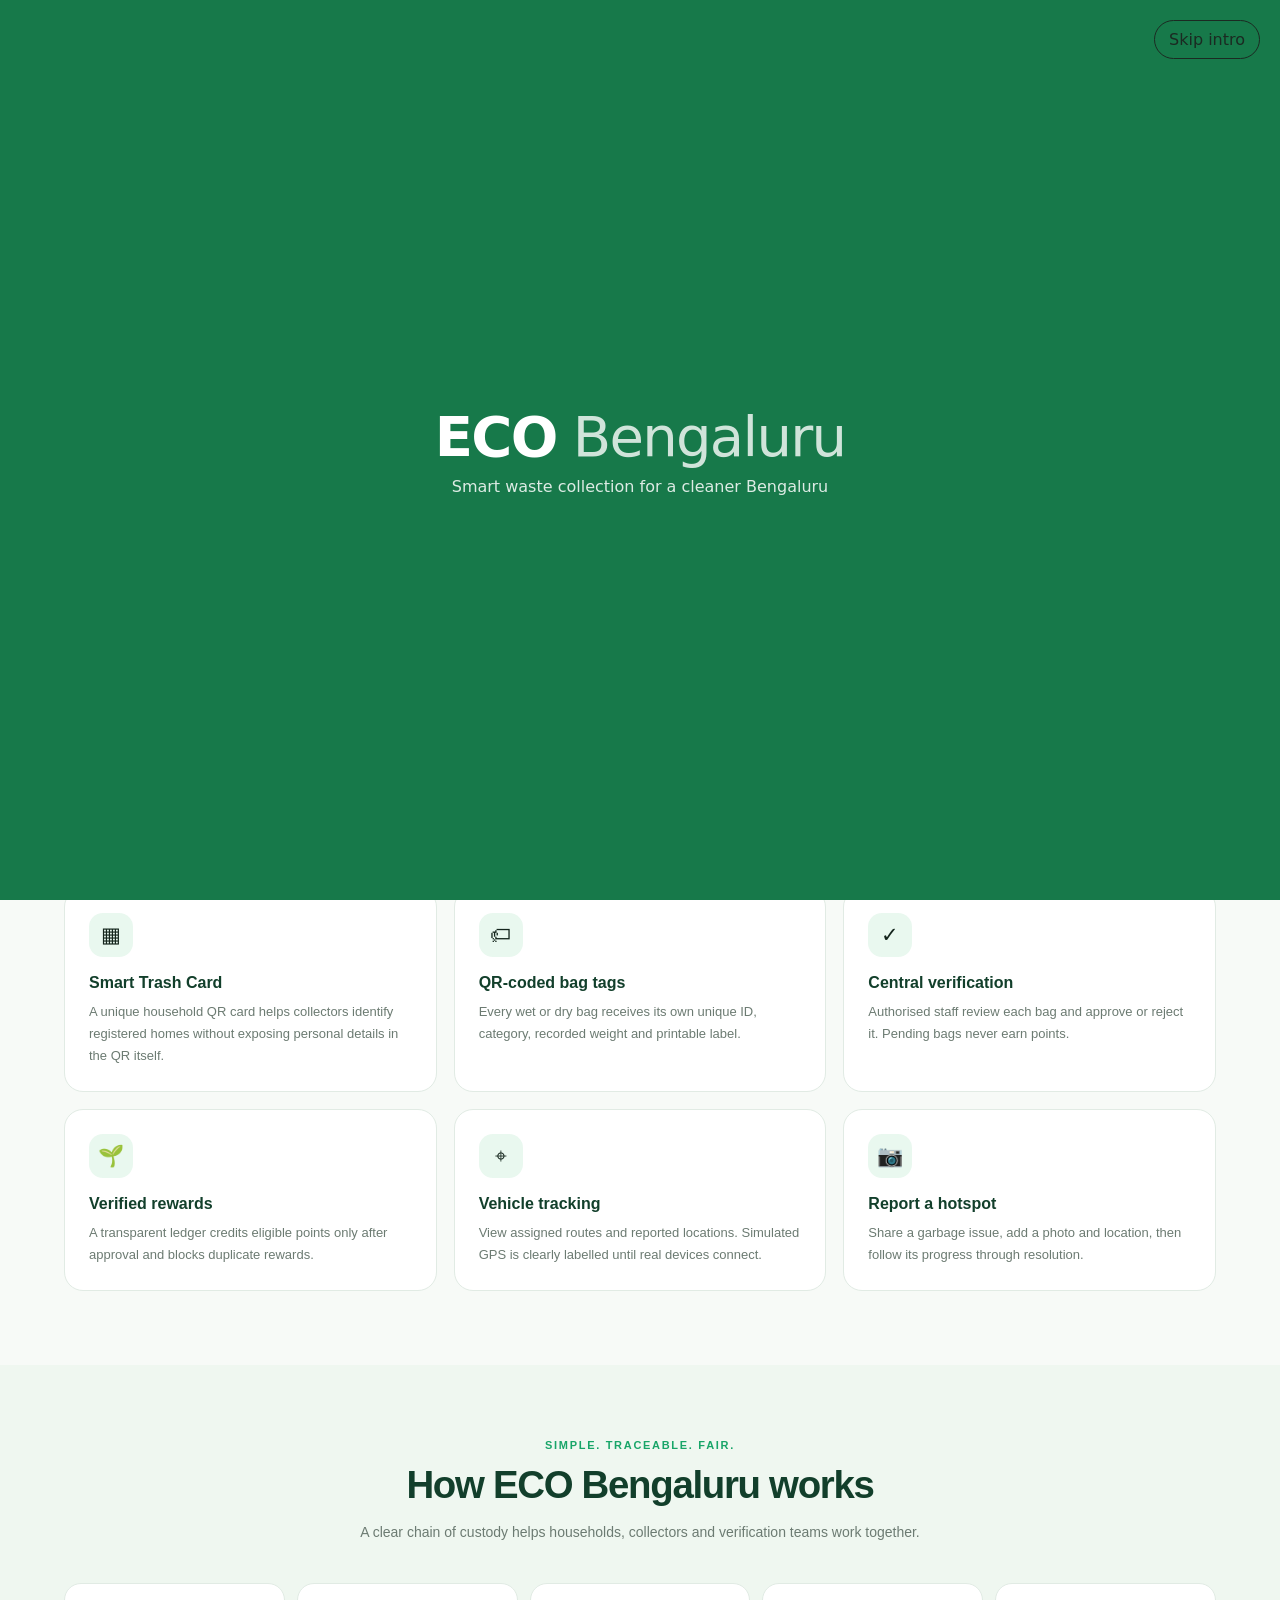
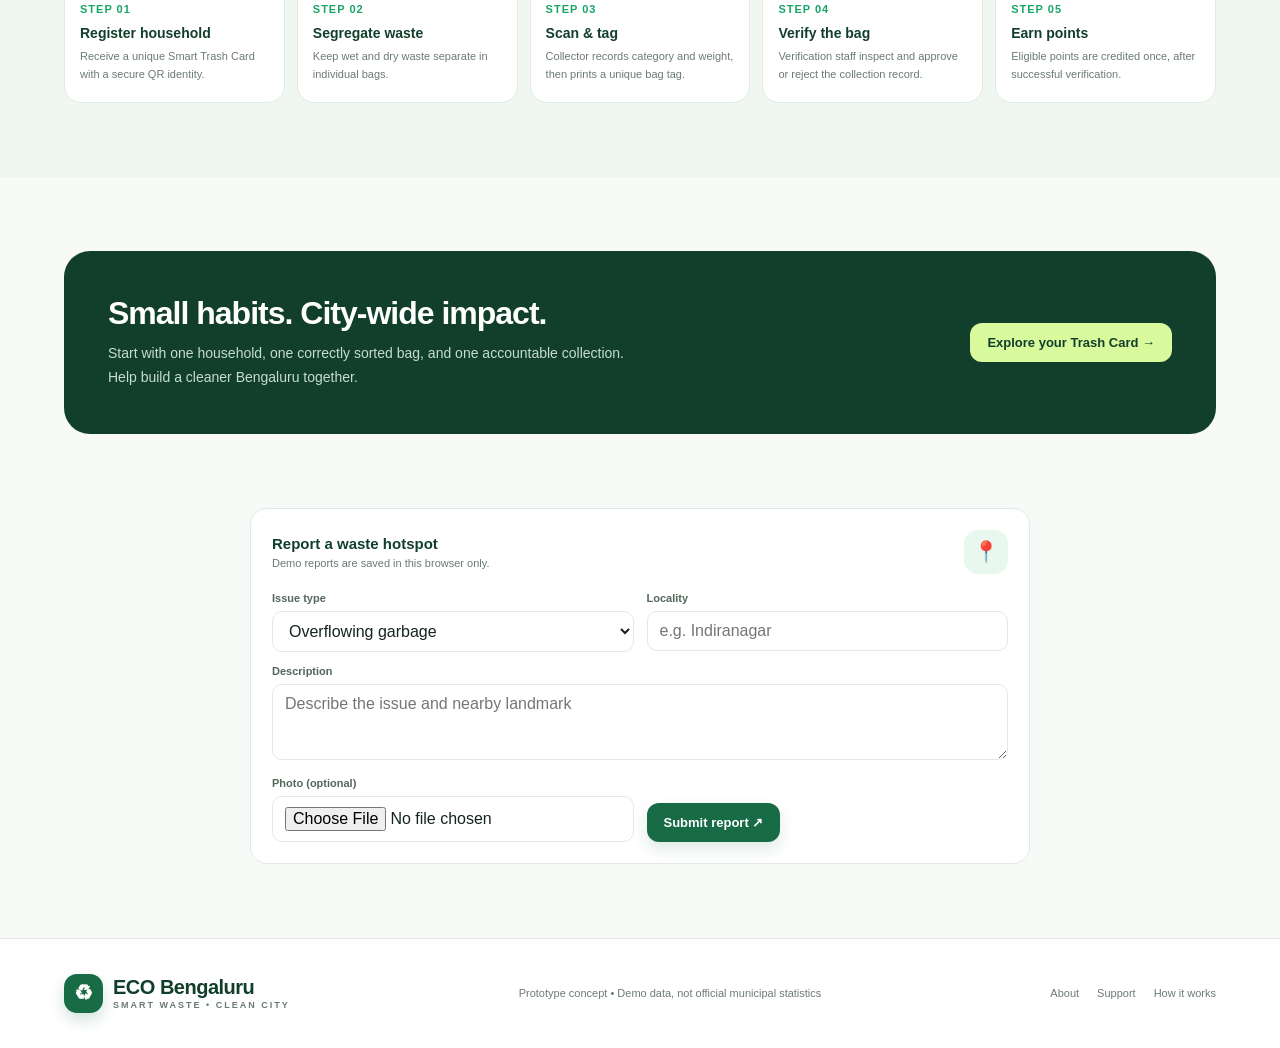
<file: index.html>
<!doctype html>
<html lang="en">
<head>
  <meta charset="utf-8">
  <meta name="viewport" content="width=device-width, initial-scale=1">
  <title>ECO Bengaluru — Smarter Waste Collection</title>
  <link rel="stylesheet" href="styles.css">
</head>
<body>
<!-- ECO Bengaluru Intro Animation -->
    <div id="intro" data-s="splash" role="region" aria-label="ECO Bengaluru introduction">
        <button class="intro-skip" type="button">Skip intro</button>

        <section class="screen" id="splash">
            <h1>ECO<span> Bengaluru</span></h1>
            <p>Smart waste collection for a cleaner Bengaluru</p>
        </section>

        <section class="screen" id="loader">
            <div class="stage">

                <!-- Scene 1: Cleaning -->
                <div class="scene">
                    <svg viewBox="0 0 240 200">
                        <line x1="20" y1="170" x2="220" y2="170"
                              stroke="#5d6e63" stroke-width="3"
                              stroke-linecap="round"/>

                        <rect x="79" y="136" width="8" height="34"
                              rx="3" fill="#2c3a32"/>
                        <rect x="93" y="136" width="8" height="34"
                              rx="3" fill="#2c3a32"/>

                        <rect x="76" y="86" width="28" height="54"
                              rx="13" fill="#17794a"/>

                        <circle cx="90" cy="68" r="14" fill="#c98f62"/>
                        <path d="M76 66a14 14 0 0 1 28 0z"
                              fill="#2c3a32"/>

                        <g class="broom">
                            <line x1="98" y1="100" x2="140" y2="152"
                                  stroke="#c98f62" stroke-width="5"
                                  stroke-linecap="round"/>
                            <line x1="104" y1="108" x2="140" y2="152"
                                  stroke="#2c3a32" stroke-width="3"/>
                            <path d="M130 150l24 6-6 16-26-5z"
                                  fill="#f2b632"/>
                        </g>

                        <circle class="dust" cx="156" cy="164" r="3"
                                fill="#5d6e63"/>
                        <circle class="dust" cx="164" cy="166" r="2.5"
                                fill="#4c9a2a"
                                style="animation-delay:.3s"/>
                        <circle class="dust" cx="150" cy="167" r="2.5"
                                fill="#5d6e63"
                                style="animation-delay:.6s"/>
                    </svg>
                    <b>Keep your street clean</b>
                </div>

                <!-- Scene 2: Waste Collection -->
                <div class="scene">
                    <svg viewBox="0 0 240 200">
                        <line x1="20" y1="170" x2="220" y2="170"
                              stroke="#5d6e63" stroke-width="3"
                              stroke-linecap="round"/>

                        <rect x="54" y="136" width="8" height="34"
                              rx="3" fill="#2c3a32"/>
                        <rect x="68" y="136" width="8" height="34"
                              rx="3" fill="#2c3a32"/>
                        <rect x="51" y="86" width="28" height="54"
                              rx="13" fill="#17794a"/>
                        <circle cx="65" cy="68" r="14" fill="#c98f62"/>
                        <path d="M51 66a14 14 0 0 1 28 0z"
                              fill="#2c3a32"/>

                        <rect x="164" y="136" width="8" height="34"
                              rx="3" fill="#2c3a32"/>
                        <rect x="178" y="136" width="8" height="34"
                              rx="3" fill="#2c3a32"/>
                        <rect x="161" y="86" width="28" height="54"
                              rx="13" fill="#f2b632"/>
                        <circle cx="175" cy="68" r="14" fill="#c98f62"/>
                        <path d="M161 64a14 14 0 0 1 28 0zM186 64h10v4h-10z"
                              fill="#17794a"/>

                        <line x1="74" y1="100" x2="108" y2="112"
                              stroke="#c98f62" stroke-width="5"
                              stroke-linecap="round"/>
                        <line x1="166" y1="100" x2="132" y2="112"
                              stroke="#c98f62" stroke-width="5"
                              stroke-linecap="round"/>

                        <g class="bag">
                            <path d="M108 112q12-12 24 0v24q-12 7-24 0z"
                                  fill="#4c9a2a"/>
                            <path d="M114 108l6-8 6 8"
                                  fill="none" stroke="#4c9a2a"
                                  stroke-width="3"/>
                        </g>
                    </svg>
                    <b>Hand it over</b>
                </div>

                <!-- Scene 3: Segregation -->
                <div class="scene">
                    <svg viewBox="0 0 240 200">
                        <line x1="20" y1="170" x2="220" y2="170"
                              stroke="#5d6e63" stroke-width="3"
                              stroke-linecap="round"/>

                        <path d="M40 104h70l-6 66H46z" fill="#4c9a2a"/>
                        <rect x="34" y="94" width="82" height="12"
                              rx="5" fill="#4c9a2a" opacity=".75"/>

                        <path d="M130 104h70l-6 66h-58z" fill="#2f6fd6"/>
                        <rect x="124" y="94" width="82" height="12"
                              rx="5" fill="#2f6fd6" opacity=".75"/>

                        <text x="75" y="146" text-anchor="middle"
                              font-size="16" font-weight="800" fill="#fff">
                            Wet
                        </text>
                        <text x="165" y="146" text-anchor="middle"
                              font-size="16" font-weight="800" fill="#fff">
                            Dry
                        </text>

                        <g class="item i1">
                            <path d="M62 70q14-14 28 0q-14 6-28 0z"
                                  fill="#f2b632"/>
                        </g>

                        <g class="item i2">
                            <rect x="158" y="56" width="14" height="30"
                                  rx="5" fill="#5fc8e6"/>
                            <rect x="162" y="48" width="6" height="9"
                                  rx="2" fill="#5fc8e6"/>
                        </g>
                    </svg>
                    <b>Wet and dry, separate</b>
                </div>

            </div>

            <p class="tag">Segregate. Scan. Earn.</p>
            <p class="sub">Getting your ward ready</p>
        </section>
    </div>



<nav>
  <div class="wrap navin">
    <a class="brand" href="#" onclick="showLanding();return false">
      <span class="logo">♻</span>
      <span>ECO Bengaluru<small>SMART WASTE • CLEAN CITY</small></span>
    </a>
    <div class="navlinks">
      <a href="#how">How it works</a>
      <a href="#features">Solutions</a>
      <a href="#impact">Our impact</a>
      <a href="#report">Report waste</a>
      <a href="segregation.html">Segregation guide</a>
      <a href="rewards.html">Rewards</a>
    </div>
    <div class="navactions">
      <button class="btn outline" onclick="openLogin('Customer')">Log in</button>
      <button class="btn primary" onclick="openLogin('Admin')">Open dashboard ↗</button>
    </div>
  </div>
</nav>

<main id="landing">
  <section class="hero">
    <div class="wrap hero-grid">
      <div>
        <div class="eyebrow">
          <span class="dot"></span>
          A smarter Bengaluru starts here
        </div>
        <h1>Smarter Waste Collection.
          <span>Cleaner Bengaluru.</span>
        </h1>
        <p>
          Track every collection, verify every bag, reward responsible
          households, and make Bengaluru cleaner through technology.
        </p>
        <div class="hero-buttons">
          <button class="btn primary" onclick="openLogin('Customer')">
            Get started →
          </button>
          <button class="btn outline"
            onclick="document.querySelector('#how').scrollIntoView({behavior:'smooth'})">
            Explore how it works
          </button>
        </div>
        <div class="micro">♻ Segregate. Scan. Earn. Build a Cleaner Bengaluru.</div>
      </div>

      <div class="visual">
        <div class="visual-top">
          <div class="visual-title">City collection overview / DEMO</div>
          <span class="live">● DEMO MODE</span>
        </div>
        <div class="mapbox">
          <div class="road"></div>
          <div class="road r2"></div>
          <div class="pin p1"><span>♻</span></div>
          <div class="pin p2"><span>✓</span></div>
          <div class="pin p3"><span>↗</span></div>
          <div class="maplabel l1">Collection route</div>
          <div class="maplabel l2">Verification centre</div>
        </div>
        <div class="mini-stats">
          <div class="mini-stat">
            <b id="heroHouseholds">10</b><small>Demo households</small>
          </div>
          <div class="mini-stat">
            <b id="heroBags">24</b><small>Sample bag records</small>
          </div>
          <div class="mini-stat">
            <b id="heroPoints">1,240</b><small>Sample points</small>
          </div>
        </div>
      </div>
    </div>
  </section>

  <section class="section" id="features">
    <div class="wrap">
      <div class="section-head">
        <div class="kicker">One connected ecosystem</div>
        <h2>Every bag has a story.</h2>
        <p>From household segregation to verified collection, ECO Bengaluru
          brings accountability and transparency to each step.</p>
      </div>

      <div class="features">
        <div class="feature">
          <div class="ficon">▦</div>
          <h3>Smart Trash Card</h3>
          <p>A unique household QR card helps collectors identify registered
            homes without exposing personal details in the QR itself.</p>
        </div>
        <div class="feature">
          <div class="ficon">🏷</div>
          <h3>QR-coded bag tags</h3>
          <p>Every wet or dry bag receives its own unique ID, category,
            recorded weight and printable label.</p>
        </div>
        <div class="feature">
          <div class="ficon">✓</div>
          <h3>Central verification</h3>
          <p>Authorised staff review each bag and approve or reject it.
            Pending bags never earn points.</p>
        </div>
        <div class="feature">
          <div class="ficon">🌱</div>
          <h3>Verified rewards</h3>
          <p>A transparent ledger credits eligible points only after approval
            and blocks duplicate rewards.</p>
        </div>
        <div class="feature">
          <div class="ficon">⌖</div>
          <h3>Vehicle tracking</h3>
          <p>View assigned routes and reported locations. Simulated GPS is
            clearly labelled until real devices connect.</p>
        </div>
        <div class="feature">
          <div class="ficon">📷</div>
          <h3>Report a hotspot</h3>
          <p>Share a garbage issue, add a photo and location, then follow
            its progress through resolution.</p>
        </div>
      </div>
    </div>
  </section>

  <section class="section" id="how" style="background:#eff7f0">
    <div class="wrap">
      <div class="section-head">
        <div class="kicker">Simple. Traceable. Fair.</div>
        <h2>How ECO Bengaluru works</h2>
        <p>A clear chain of custody helps households, collectors and
          verification teams work together.</p>
      </div>
      <div class="steps">
        <div class="step">
          <div class="step-num">STEP 01</div>
          <h4>Register household</h4>
          <p>Receive a unique Smart Trash Card with a secure QR identity.</p>
        </div>
        <div class="step">
          <div class="step-num">STEP 02</div>
          <h4>Segregate waste</h4>
          <p>Keep wet and dry waste separate in individual bags.</p>
        </div>
        <div class="step">
          <div class="step-num">STEP 03</div>
          <h4>Scan &amp; tag</h4>
          <p>Collector records category and weight, then prints a unique bag tag.</p>
        </div>
        <div class="step">
          <div class="step-num">STEP 04</div>
          <h4>Verify the bag</h4>
          <p>Verification staff inspect and approve or reject the collection record.</p>
        </div>
        <div class="step">
          <div class="step-num">STEP 05</div>
          <h4>Earn points</h4>
          <p>Eligible points are credited once, after successful verification.</p>
        </div>
      </div>
    </div>
  </section>

  <section class="section" id="impact">
    <div class="wrap">
      <div class="cta">
        <div>
          <h2>Small habits. City-wide impact.</h2>
          <p>Start with one household, one correctly sorted bag, and one
            accountable collection.<br>
            Help build a cleaner Bengaluru together.</p>
        </div>
        <button class="btn" onclick="openLogin('Customer')">
          Explore your Trash Card →
        </button>
      </div>
    </div>
  </section>

  <section class="section" id="report" style="padding-top:0">
    <div class="wrap">
      <div class="panel" style="max-width:780px;margin:auto">
        <div class="panel-head">
          <div>
            <h3>Report a waste hotspot</h3>
            <div class="panel-sub">Demo reports are saved in this browser only.</div>
          </div>
          <span class="ficon">📍</span>
        </div>
        <form id="publicReportForm" class="form-grid">
          <div class="field">
            <label>Issue type</label>
            <select class="form-control" name="type">
              <option>Overflowing garbage</option>
              <option>Illegal dumping</option>
              <option>Mixed wet and dry waste</option>
              <option>Missed collection</option>
              <option>Public-bin damage</option>
              <option>Other</option>
            </select>
          </div>
          <div class="field">
            <label>Locality</label>
            <input class="form-control" name="location" required
              placeholder="e.g. Indiranagar">
          </div>
          <div class="field full">
            <label>Description</label>
            <textarea class="form-control" name="description" rows="3"
              required placeholder="Describe the issue and nearby landmark"></textarea>
          </div>
          <div class="field">
            <label>Photo (optional)</label>
            <input class="form-control" name="photo" type="file" accept="image/*">
          </div>
          <div class="field" style="display:flex;align-items:end">
            <button class="btn primary" type="submit">Submit report ↗</button>
          </div>
        </form>
      </div>
    </div>
  </section>
</main>

<section id="dashboard" class="dashboard">
  <div class="dash-layout">
    <aside class="sidebar">
      <div class="side-label">WORKSPACE</div>
      <button class="side-link active" data-page="overview"
        onclick="goPage('overview',this)">▦ Overview</button>
      <button class="side-link" data-page="bags"
        onclick="goPage('bags',this)">▤ Bag records</button>
      <button class="side-link" data-page="collect"
        onclick="goPage('collect',this)">＋ Record collection</button>
      <button class="side-link" data-page="verify"
        onclick="goPage('verify',this)">✓ Verification centre</button>
      <button class="side-link" data-page="rewards"
        onclick="goPage('rewards',this)">✦ Rewards ledger</button>
      <button class="side-link" data-page="complaints"
        onclick="goPage('complaints',this)">⚑ Complaints</button>
      <button class="side-link" data-page="trashcard"
        onclick="goPage('trashcard',this)">▧ Smart Trash Card</button>
      <button class="side-link" onclick="logout()">↩ Log out</button>
    </aside>

    <div class="dash-main">
      <div class="dash-top">
        <div>
          <h1 id="dashTitle">Overview</h1>
          <p id="dashSubtitle">Welcome back. Here's your waste management snapshot.</p>
        </div>
        <div style="display:flex;gap:10px;align-items:center;flex-wrap:wrap">
          <span class="role-chip" id="activeRoleChip">Signed in</span>
          <button class="btn primary" onclick="openModal('collect')">＋ New collection</button>
        </div>
      </div>
      <div id="pageContent"></div>
    </div>
  </div>
</section>

<!-- Phone-number login modal -->
<div class="modal-backdrop login-backdrop" id="loginBackdrop"
  onclick="if(event.target===this)closeLogin()">
  <div class="modal login-modal" role="dialog" aria-modal="true"
    aria-labelledby="loginTitle">
    <div class="modal-head">
      <div>
        <div class="eyebrow">STAFF ACCESS</div>
        <h3 id="loginTitle">Log in to ECO Bengaluru</h3>
      </div>
      <button class="close" type="button" onclick="closeLogin()">✕</button>
    </div>

    <p class="login-intro">
      Use the phone number and password assigned to your role. No email is required.
    </p>

    <form id="loginForm" class="login-form">
      <div class="field">
        <label for="loginRole">Portal / role</label>
        <select class="form-control" id="loginRole" required>
          <option value="Admin">Admin</option>
          <option value="Collector">Garbage Collector</option>
          <option value="Verifier">Verification Centre</option>
          <option value="Customer">Customer / Household</option>
        </select>
      </div>
      <div class="field">
        <label for="loginPhone">Phone number</label>
        <input class="form-control" id="loginPhone" type="tel"
          inputmode="numeric" autocomplete="username"
          pattern="[0-9]{10}" maxlength="10"
          placeholder="10-digit phone number" required>
      </div>
      <div class="field password-field">
        <label for="loginPassword">Password</label>
        <input class="form-control" id="loginPassword" type="password"
          autocomplete="current-password" placeholder="Enter your password" required>
        <button class="password-toggle" id="togglePassword" type="button"
          aria-label="Show password" aria-pressed="false">Show</button>
      </div>
      <p id="loginError" class="login-error" role="alert"></p>
      <button class="btn primary login-submit" type="submit">Log in →</button>
    </form>

    <button class="small-btn" id="showRegister" type="button">Create household account</button>
    <form id="registerForm" class="login-form hidden" novalidate>
      <div class="field"><label for="registerName">Household name</label><input class="form-control" id="registerName" required maxlength="100" placeholder="Your name"></div>
      <div class="field"><label for="registerPhone">Phone number</label><input class="form-control" id="registerPhone" type="tel" inputmode="numeric" pattern="[0-9]{10}" maxlength="10" required placeholder="10-digit phone number"></div>
      <div class="field"><label for="registerPassword">Create password</label><input class="form-control" id="registerPassword" type="password" minlength="6" required placeholder="At least 6 characters"></div>
      <p id="registerError" class="login-error" role="alert"></p>
      <button class="btn primary login-submit" type="submit">Create account →</button>
    </form>
    <div class="demo-credentials">
      <b>Demo credentials</b>
      <div>Admin: 9000000001 / EcoAdmin@123</div>
      <div>Collector: 9000000002 / EcoCollect@123</div>
      <div>Verifier: 9000000003 / EcoVerify@123</div>
      <div>Customer: 9000000004 / EcoHome@123</div>
      <small>Customer demo card: SS-1024. Approved bags earn 10 GP/kg. Create a household account to get a unique card ID. Demo accounts and records are saved in this browser on this device.</small>
    </div>
  </div>
</div>

<!-- General modal -->
<div class="modal-backdrop" id="modalBackdrop"
  onclick="if(event.target===this)closeModal()">
  <div class="modal">
    <div class="modal-head">
      <h3 id="modalTitle">New collection</h3>
      <button class="close" onclick="closeModal()">✕</button>
    </div>
    <div id="modalContent"></div>
  </div>
</div>

<div class="toast" id="toast"></div>

<footer class="footer">
  <div class="wrap footin">
    <div class="brand">
      <span class="logo">♻</span>
      <span>ECO Bengaluru<small>SMART WASTE • CLEAN CITY</small></span>
    </div>
    <div>Prototype concept • Demo data, not official municipal statistics</div>
    <div class="footlinks">
      <a href="#features">About</a>
      <a href="#report">Support</a>
      <a href="#how">How it works</a>
    </div>
  </div>
</footer>

<script>
(() => {
  const intro = document.getElementById('intro');
  if (!intro) return;
  let closed = false;
  let loaderTimer;
  let closeTimer;
  const close = () => {
    if (closed) return;
    closed = true;
    clearTimeout(loaderTimer);
    clearTimeout(closeTimer);
    intro.style.opacity = '0';
    setTimeout(() => intro.remove(), 500);
  };
  const skip = intro.querySelector('.intro-skip');
  skip.addEventListener('click', close);
  intro.addEventListener('click', (event) => {
    if (event.target === intro) close();
  });
  document.addEventListener('keydown', (event) => {
    if (event.key === 'Escape' && !closed) close();
  });
  if (window.matchMedia('(prefers-reduced-motion: reduce)').matches) {
    loaderTimer = setTimeout(close, 1200);
  } else {
    loaderTimer = setTimeout(() => {
      if (closed) return;
      intro.setAttribute('data-s', 'loader');
      closeTimer = setTimeout(close, 6000);
    }, 1700);
  }
})();
</script>
<script src="script.js" defer></script>
</body>
</html>
</file>
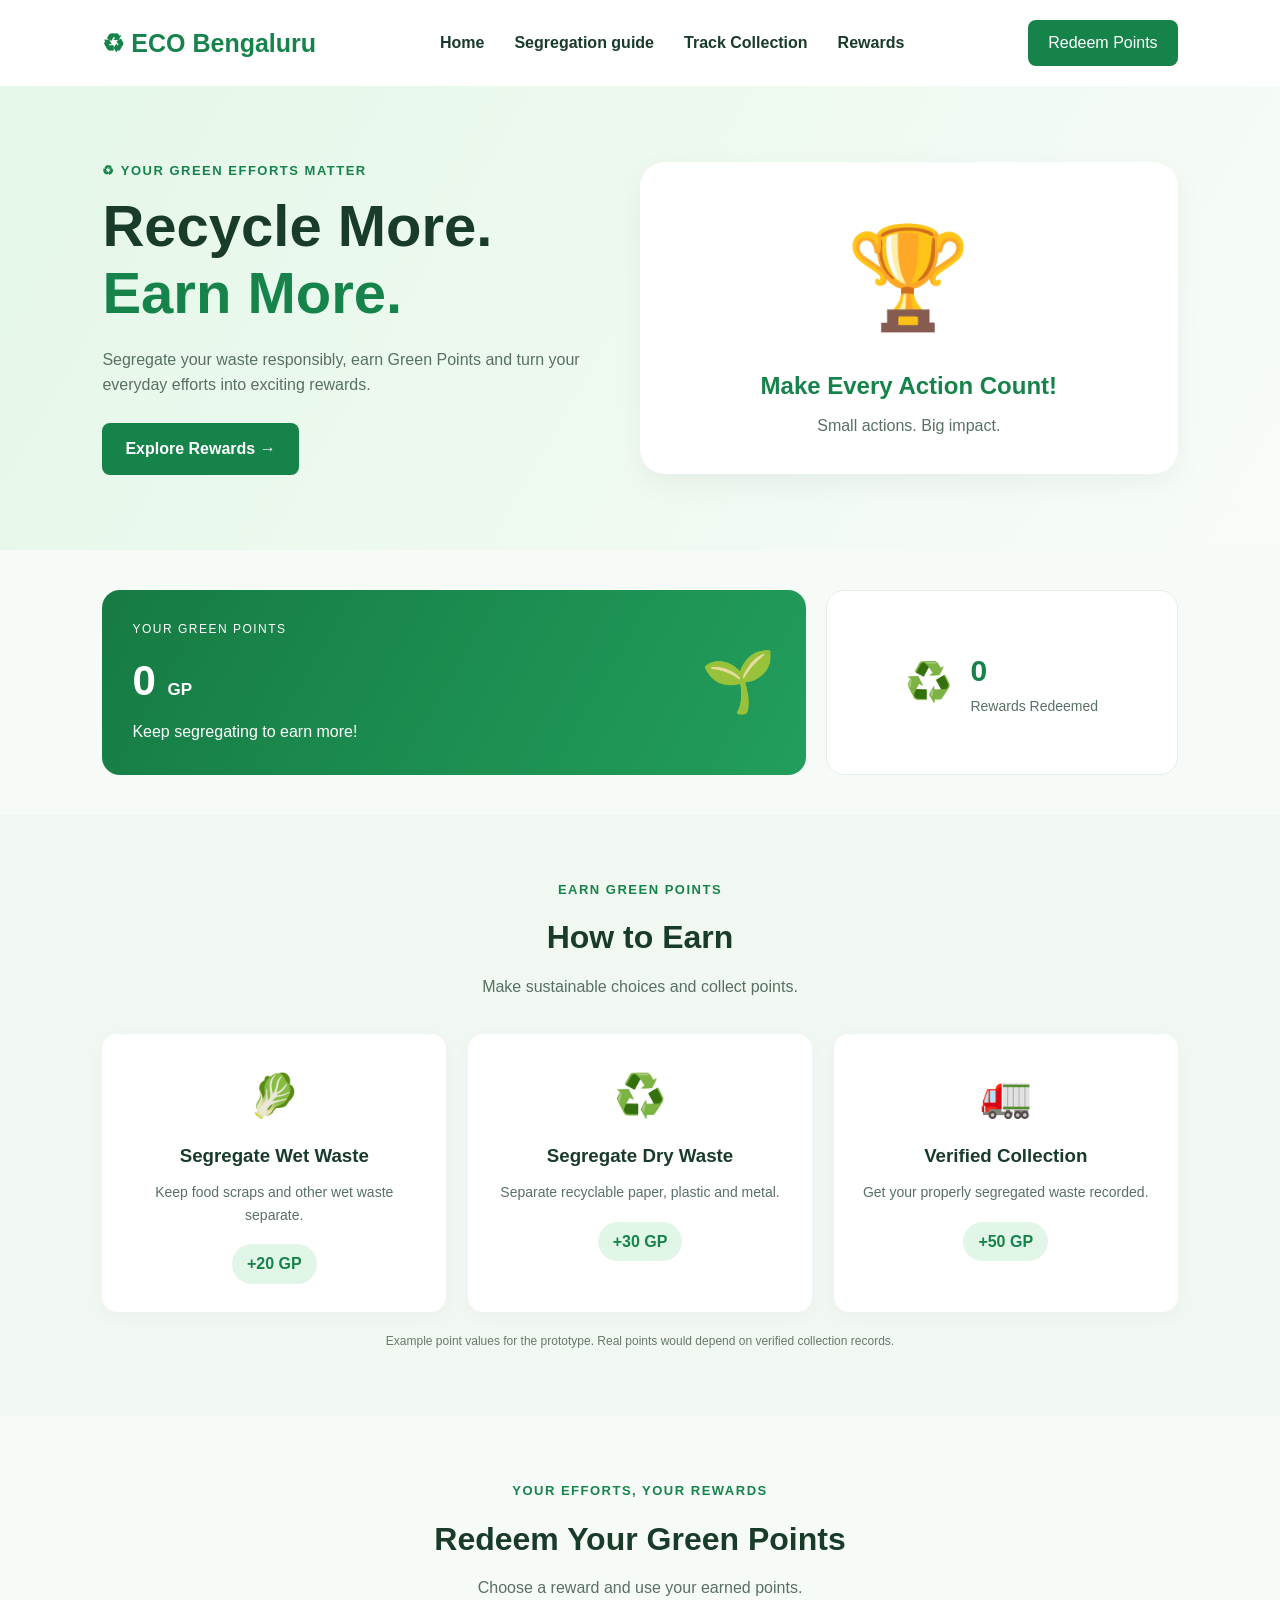
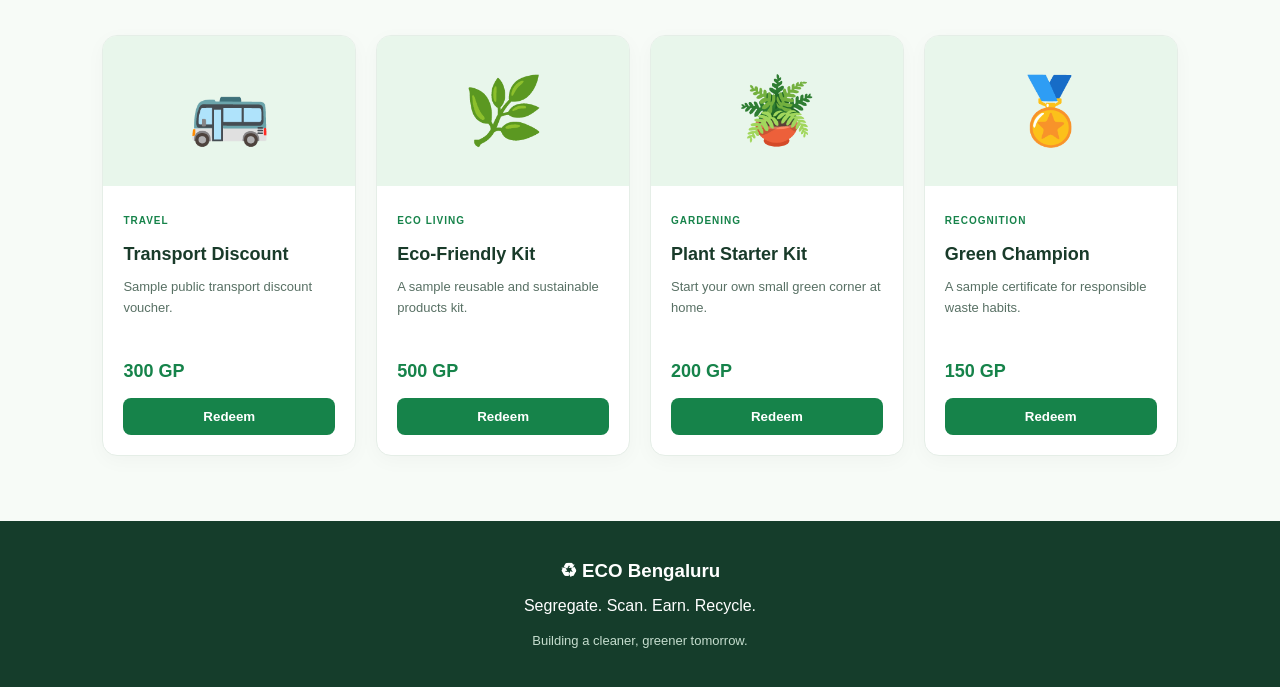
<file: rewards.html>
<!DOCTYPE html>
<html lang="en">
<head>
    <meta charset="UTF-8">
    <meta name="viewport" content="width=device-width, initial-scale=1.0">
    <title>ECO Bengaluru | Green Rewards</title>

    <!-- Existing website stylesheet -->
    <link rel="stylesheet" href="saaf-style.css">

    <!-- Rewards page stylesheet -->
    <link rel="stylesheet" href="rewards.css">
</head>
<body>

    <!-- Navigation -->
    <header>
        <nav class="navbar">
            <a href="index.html" class="logo">♻ ECO Bengaluru</a>

            <ul class="nav-links">
                <li><a href="index.html">Home</a></li><li><a href="segregation.html">Segregation guide</a></li>
                <li><a href="index.html#report">Track Collection</a></li>
                <li><a href="rewards.html">Rewards</a></li>
            </ul>

            <a href="#rewards" class="nav-button">Redeem Points</a>
        </nav>
    </header>

    <!-- Hero Section -->
    <section class="reward-hero">
        <div>
            <p class="reward-tag">♻ YOUR GREEN EFFORTS MATTER</p>

            <h1>Recycle More.<br>
                <span>Earn More.</span>
            </h1>

            <p>
                Segregate your waste responsibly, earn Green Points
                and turn your everyday efforts into exciting rewards.
            </p>

            <a href="#rewards" class="reward-main-btn">
                Explore Rewards →
            </a>
        </div>

        <div class="reward-illustration">
            <div class="trophy">🏆</div>
            <h2>Make Every Action Count!</h2>
            <p>Small actions. Big impact.</p>
        </div>
    </section>

    <!-- Points Balance -->
    <section class="points-section">
        <div class="points-card">
            <div>
                <p class="small-label">YOUR GREEN POINTS</p>
                <h2><span id="points">0</span> <small>GP</small></h2>
                <p>Keep segregating to earn more!</p>
            </div>

            <div class="points-icon">🌱</div>
        </div>

        <div class="stats-card">
            <span>♻️</span>
            <div>
                <h3 id="redeemed-count">0</h3>
                <p>Rewards Redeemed</p>
            </div>
        </div>
    </section>

    <!-- How to Earn Points -->
    <section class="earn-section">
        <div class="reward-heading">
            <p class="reward-tag">EARN GREEN POINTS</p>
            <h2>How to Earn</h2>
            <p>Make sustainable choices and collect points.</p>
        </div>

        <div class="earn-grid">
            <div class="earn-card">
                <div class="earn-icon">🥬</div>
                <h3>Segregate Wet Waste</h3>
                <p>Keep food scraps and other wet waste separate.</p>
                <span class="points-label">+20 GP</span>
            </div>

            <div class="earn-card">
                <div class="earn-icon">♻️</div>
                <h3>Segregate Dry Waste</h3>
                <p>Separate recyclable paper, plastic and metal.</p>
                <span class="points-label">+30 GP</span>
            </div>

            <div class="earn-card">
                <div class="earn-icon">🚛</div>
                <h3>Verified Collection</h3>
                <p>Get your properly segregated waste recorded.</p>
                <span class="points-label">+50 GP</span>
            </div>
        </div>

        <p class="demo-note">
            Example point values for the prototype. Real points would
            depend on verified collection records.
        </p>
    </section>

    <!-- Rewards Catalogue -->
    <section class="rewards-section" id="rewards">
        <div class="reward-heading">
            <p class="reward-tag">YOUR EFFORTS, YOUR REWARDS</p>
            <h2>Redeem Your Green Points</h2>
            <p>Choose a reward and use your earned points.</p>
        </div>

        <div class="rewards-grid">

            <div class="reward-card">
                <div class="reward-image">🚌</div>
                <div class="reward-content">
                    <span class="reward-category">TRAVEL</span>
                    <h3>Transport Discount</h3>
                    <p>Sample public transport discount voucher.</p>
                    <div class="reward-bottom">
                        <strong>300 GP</strong>
                        <button class="redeem-btn"
                            data-cost="300"
                            data-name="Transport Discount">
                            Redeem
                        </button>
                    </div>
                </div>
            </div>

            <div class="reward-card">
                <div class="reward-image">🌿</div>
                <div class="reward-content">
                    <span class="reward-category">ECO LIVING</span>
                    <h3>Eco-Friendly Kit</h3>
                    <p>A sample reusable and sustainable products kit.</p>
                    <div class="reward-bottom">
                        <strong>500 GP</strong>
                        <button class="redeem-btn"
                            data-cost="500"
                            data-name="Eco-Friendly Kit">
                            Redeem
                        </button>
                    </div>
                </div>
            </div>

            <div class="reward-card">
                <div class="reward-image">🪴</div>
                <div class="reward-content">
                    <span class="reward-category">GARDENING</span>
                    <h3>Plant Starter Kit</h3>
                    <p>Start your own small green corner at home.</p>
                    <div class="reward-bottom">
                        <strong>200 GP</strong>
                        <button class="redeem-btn"
                            data-cost="200"
                            data-name="Plant Starter Kit">
                            Redeem
                        </button>
                    </div>
                </div>
            </div>

            <div class="reward-card">
                <div class="reward-image">🏅</div>
                <div class="reward-content">
                    <span class="reward-category">RECOGNITION</span>
                    <h3>Green Champion</h3>
                    <p>A sample certificate for responsible waste habits.</p>
                    <div class="reward-bottom">
                        <strong>150 GP</strong>
                        <button class="redeem-btn"
                            data-cost="150"
                            data-name="Green Champion Certificate">
                            Redeem
                        </button>
                    </div>
                </div>
            </div>

        </div>

        <!-- Message area -->
        <p id="reward-message" class="reward-message"
            role="status" aria-live="polite"></p>
    </section>

    <!-- Footer -->
    <footer>
        <h3>♻ ECO Bengaluru</h3>
        <p>Segregate. Scan. Earn. Recycle.</p>
        <p class="copyright">
            Building a cleaner, greener tomorrow.
        </p>
    </footer>

    <script>
    (() => {
      const userKey='ecoDemoCurrentUser';
      const collectionsKey='ecoDemoCollections';
      const redemptionsKey='ecoDemoRedemptions';
      const pointsEl=document.getElementById('points');
      const redeemedEl=document.getElementById('redeemed-count');
      const message=document.getElementById('reward-message');
      const buttons=[...document.querySelectorAll('.redeem-btn')];
      let user=null;
      try { user=JSON.parse(sessionStorage.getItem(userKey)||'null'); } catch {}
      function getList(key){try{const x=JSON.parse(localStorage.getItem(key)||'[]');return Array.isArray(x)?x:[];}catch{return[];}}
      const household=user?.role==='Customer'?user.household_id:null;
      const earned=()=>getList(collectionsKey).filter((r)=>r.status==='Approved'&&String(r.household).toUpperCase()===String(household).toUpperCase()).reduce((n,r)=>n+(Number(r.pointsEarned)||0),0);
      const redemptions=()=>getList(redemptionsKey);
      const spent=()=>redemptions().filter((r)=>String(r.household).toUpperCase()===String(household).toUpperCase()).reduce((n,r)=>n+(Number(r.cost)||0),0);
      const balance=()=>Math.max(0,earned()-spent());
      function update(){pointsEl.textContent=household?balance():0;redeemedEl.textContent=household?redemptions().filter((r)=>String(r.household).toUpperCase()===String(household).toUpperCase()).length:0;}
      update();
      if(!household){message.textContent='Log in as a customer from the home page to view and redeem your household points.';message.className='reward-message';}
      buttons.forEach((button)=>{button.disabled=!household;button.addEventListener('click',()=>{if(!household)return;const cost=Number(button.dataset.cost);if(balance()<cost){message.textContent='Not enough Green Points. Approved collections add points to your balance.';message.className='reward-message error';return;}const rows=redemptions();rows.push({household,cost,name:button.dataset.name,created:new Date().toISOString()});try{localStorage.setItem(redemptionsKey,JSON.stringify(rows));update();message.textContent=`Demo redemption successful: ${button.dataset.name}. Remaining balance: ${balance()} GP.`;message.className='reward-message success';}catch{message.textContent='This browser could not save the redemption.';message.className='reward-message error';}});});
    })();
    </script>
</body>
</html>
</file>
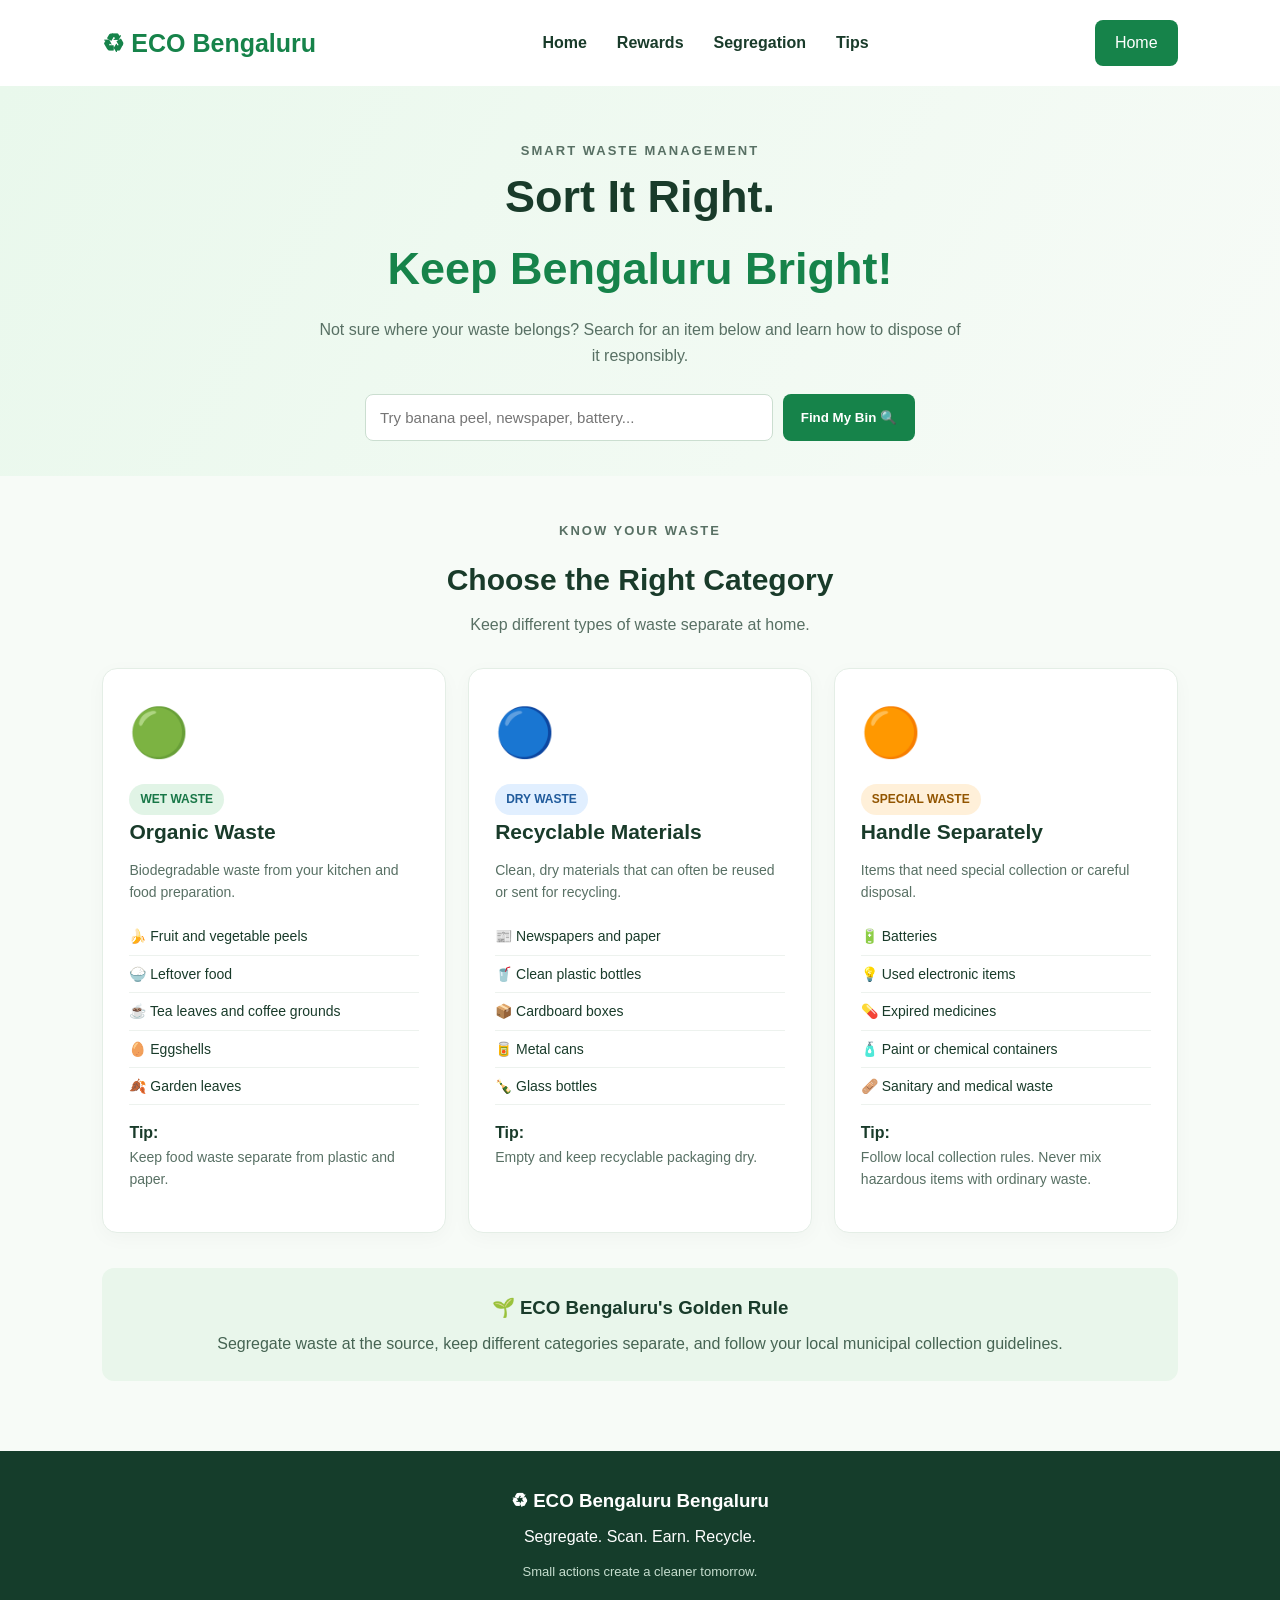
<file: segregation.html>
<!DOCTYPE html>
<html lang="en">
<head>
    <meta charset="UTF-8">
    <meta name="viewport" content="width=device-width, initial-scale=1.0">
    <title>Smart Segregation | ECO Bengaluru</title>
    <link rel="stylesheet" href="saaf-style.css">
    <style>
        /* Smart Segregation Page */
        .seg-hero {
            text-align: center;
            padding: 55px 8% 35px;
            background: linear-gradient(120deg, #e9f8ec, #f7fbf7);
        }

        .seg-hero h1 {
            font-size: clamp(30px, 4vw, 45px);
            margin-bottom: 12px;
        }

        .seg-hero h1 span {
            color: #16834a;
        }

        .seg-hero p {
            color: #587064;
            max-width: 650px;
            margin: auto;
        }

        .seg-search {
            display: flex;
            max-width: 550px;
            margin: 25px auto 0;
            gap: 10px;
        }

        .seg-search input {
            flex: 1;
            min-width: 0;
            padding: 14px;
            border: 1px solid #cbded0;
            border-radius: 8px;
            font-size: 15px;
        }

        .seg-search button {
            background: #16834a;
            color: white;
            border: none;
            border-radius: 8px;
            padding: 12px 18px;
            font-weight: bold;
            cursor: pointer;
        }

        .seg-search button:hover {
            background: #105d34;
        }

        .seg-content {
            padding: 45px 8% 70px;
        }

        .seg-heading {
            text-align: center;
            margin-bottom: 30px;
        }

        .seg-heading h2 {
            font-size: 30px;
            margin-bottom: 8px;
        }

        .seg-heading p {
            color: #587064;
        }

        .bin-grid {
            display: grid;
            grid-template-columns: repeat(3, minmax(0, 1fr));
            gap: 22px;
        }

        .bin-card {
            background: white;
            border-radius: 15px;
            padding: 26px;
            border: 1px solid #e4eee6;
            box-shadow: 0 5px 20px #00000008;
        }

        .bin-icon {
            font-size: 48px;
            margin-bottom: 12px;
        }

        .bin-card h3 {
            font-size: 21px;
            margin-bottom: 10px;
        }

        .bin-card p {
            color: #587064;
            font-size: 14px;
            margin-bottom: 15px;
        }

        .bin-card ul {
            list-style: none;
            margin-bottom: 15px;
        }

        .bin-card li {
            padding: 7px 0;
            border-bottom: 1px solid #edf2ee;
            font-size: 14px;
        }

        .bin-label {
            display: inline-block;
            padding: 6px 11px;
            border-radius: 20px;
            font-size: 12px;
            font-weight: bold;
        }

        .wet-label {
            background: #e1f4e6;
            color: #187747;
        }

        .dry-label {
            background: #e1efff;
            color: #205b9c;
        }

        .special-label {
            background: #fff0d9;
            color: #925500;
        }

        .tip-box {
            margin-top: 35px;
            padding: 25px;
            border-radius: 12px;
            background: #e9f6eb;
            text-align: center;
        }

        .tip-box h3 {
            margin-bottom: 8px;
        }

        .tip-box p {
            color: #466453;
        }

        .search-result {
            display: none;
            max-width: 550px;
            margin: 15px auto 0;
            padding: 16px;
            border-radius: 10px;
            background: white;
            border: 1px solid #cbded0;
            text-align: left;
        }

        .search-result.show {
            display: block;
        }

        .search-result h3 {
            color: #16834a;
            margin-bottom: 5px;
        }

        .search-result p {
            color: #587064;
        }

        .bin-card.hidden {
            display: none;
        }

        @media (max-width: 850px) {
            .bin-grid {
                grid-template-columns: 1fr 1fr;
            }
        }

        @media (max-width: 600px) {
            .bin-grid {
                grid-template-columns: 1fr;
            }

            .seg-search {
                flex-direction: column;
            }

            .seg-hero {
                padding: 40px 6%;
            }

            .seg-content {
                padding: 35px 6%;
            }
        }
    </style>
</head>

<body>

    <!-- Navigation -->
    <header>
        <nav class="navbar">
            <a href="index.html" class="logo">♻ ECO Bengaluru</a>

            <ul class="nav-links">
                <li><a href="index.html">Home</a></li><li><a href="rewards.html">Rewards</a></li>
                <li><a href="#categories">Segregation</a></li>
                <li><a href="#tips">Tips</a></li>
            </ul>

            <a href="index.html" class="nav-button">Home</a>
        </nav>
    </header>

    <!-- Hero -->
    <section class="seg-hero">
        <p class="tagline">SMART WASTE MANAGEMENT</p>

        <h1>Sort It Right.<br>
            <span>Keep Bengaluru Bright!</span>
        </h1>

        <p>
            Not sure where your waste belongs?
            Search for an item below and learn how to dispose
            of it responsibly.
        </p>

        <!-- Waste Search -->
        <form class="seg-search" id="wasteSearch">
            <input
                type="text"
                id="wasteInput"
                placeholder="Try banana peel, newspaper, battery..."
                aria-label="Search for a waste item"
                required
            >
            <button type="submit">Find My Bin 🔍</button>
        </form>

        <div class="search-result" id="searchResult" aria-live="polite"></div>
    </section>

    <!-- Waste Categories -->
    <section class="seg-content" id="categories">

        <div class="seg-heading">
            <p class="tagline">KNOW YOUR WASTE</p>
            <h2>Choose the Right Category</h2>
            <p>Keep different types of waste separate at home.</p>
        </div>

        <div class="bin-grid">

            <!-- Wet Waste -->
            <article class="bin-card">
                <div class="bin-icon">🟢</div>
                <span class="bin-label wet-label">WET WASTE</span>
                <h3>Organic Waste</h3>
                <p>
                    Biodegradable waste from your kitchen
                    and food preparation.
                </p>

                <ul>
                    <li>🍌 Fruit and vegetable peels</li>
                    <li>🍚 Leftover food</li>
                    <li>☕ Tea leaves and coffee grounds</li>
                    <li>🥚 Eggshells</li>
                    <li>🍂 Garden leaves</li>
                </ul>

                <strong>Tip:</strong>
                <p>Keep food waste separate from plastic and paper.</p>
            </article>

            <!-- Dry Waste -->
            <article class="bin-card">
                <div class="bin-icon">🔵</div>
                <span class="bin-label dry-label">DRY WASTE</span>
                <h3>Recyclable Materials</h3>
                <p>
                    Clean, dry materials that can often be
                    reused or sent for recycling.
                </p>

                <ul>
                    <li>📰 Newspapers and paper</li>
                    <li>🥤 Clean plastic bottles</li>
                    <li>📦 Cardboard boxes</li>
                    <li>🥫 Metal cans</li>
                    <li>🍾 Glass bottles</li>
                </ul>

                <strong>Tip:</strong>
                <p>Empty and keep recyclable packaging dry.</p>
            </article>

            <!-- Special Waste -->
            <article class="bin-card">
                <div class="bin-icon">🟠</div>
                <span class="bin-label special-label">SPECIAL WASTE</span>
                <h3>Handle Separately</h3>
                <p>
                    Items that need special collection
                    or careful disposal.
                </p>

                <ul>
                    <li>🔋 Batteries</li>
                    <li>💡 Used electronic items</li>
                    <li>💊 Expired medicines</li>
                    <li>🧴 Paint or chemical containers</li>
                    <li>🩹 Sanitary and medical waste</li>
                </ul>

                <strong>Tip:</strong>
                <p>Follow local collection rules. Never mix hazardous items with ordinary waste.</p>
            </article>

        </div>

        <!-- Helpful Tips -->
        <div class="tip-box" id="tips">
            <h3>🌱 ECO Bengaluru's Golden Rule</h3>
            <p>
                Segregate waste at the source, keep different
                categories separate, and follow your local
                municipal collection guidelines.
            </p>
        </div>

    </section>

    <!-- Footer -->
    <footer>
        <h3>♻ ECO Bengaluru Bengaluru</h3>
        <p>Segregate. Scan. Earn. Recycle.</p>
        <p class="copyright">
            Small actions create a cleaner tomorrow.
        </p>
    </footer>

    <!-- Simple Waste Search -->
    <script>
        const wasteGuide = {
            "banana peel": {
                category: "Wet Waste",
                advice: "Place food scraps in the designated wet-waste container."
            },
            "vegetable peel": {
                category: "Wet Waste",
                advice: "Keep vegetable scraps separate from dry recyclables."
            },
            "leftover food": {
                category: "Wet Waste",
                advice: "Keep food waste separate from packaging."
            },
            "tea leaves": {
                category: "Wet Waste",
                advice: "Collect used tea leaves with organic waste."
            },
            "newspaper": {
                category: "Dry Waste",
                advice: "Keep paper clean and dry for recycling."
            },
            "cardboard": {
                category: "Dry Waste",
                advice: "Keep cardboard clean and dry. Flatten boxes if possible."
            },
            "plastic bottle": {
                category: "Dry Waste",
                advice: "Empty the bottle and follow local recycling instructions."
            },
            "glass bottle": {
                category: "Dry Waste",
                advice: "Keep glass separate and handle carefully. Follow local collection rules."
            },
            "metal can": {
                category: "Dry Waste",
                advice: "Empty the can and keep it separate for recycling."
            },
            "battery": {
                category: "Special Waste",
                advice: "Take used batteries to an authorized collection point. Do not put them in ordinary bins."
            },
            "mobile phone": {
                category: "Special Waste",
                advice: "Send unwanted electronics to an authorized e-waste collection point."
            },
            "old charger": {
                category: "Special Waste",
                advice: "Collect electronic accessories separately for authorized e-waste disposal."
            },
            "expired medicine": {
                category: "Special Waste",
                advice: "Ask a pharmacy or authorized collection service about safe disposal. Do not flush medicines."
            },
            "paint": {
                category: "Special Waste",
                advice: "Follow the product label and local hazardous-waste collection instructions."
            },
            "sanitary waste": {
                category: "Special Waste",
                advice: "Wrap and dispose of it according to local municipal guidance. Do not mix it with recyclables."
            }
        };

        const form = document.getElementById("wasteSearch");
        const input = document.getElementById("wasteInput");
        const result = document.getElementById("searchResult");

        form.addEventListener("submit", function(event) {
            event.preventDefault();

            const item = input.value.trim().toLowerCase();
            const match = wasteGuide[item];

            result.classList.add("show");

            if (match) {
                result.innerHTML = `
                    <h3>Category: ${match.category}</h3>
                    <p>${match.advice}</p>
                `;
            } else {
                result.innerHTML = `
                    <h3>Item not found yet</h3>
                    <p>Try a listed example, such as banana peel,
                    newspaper, plastic bottle or battery.
                    If unsure, check your local waste collection guidelines.</p>
                `;
            }
        });
    </script>

</body>
</html>
</file>
<file: styles.css>
:root {
  --forest: #123f2b;
  --green: #176b45;
  --emerald: #18a568;
  --lime: #d9f99d;
  --mint: #e9f8ef;
  --ink: #14251c;
  --muted: #6c7b72;
  --line: #e1ebe4;
  --paper: #f7faf7;
  --white: #ffffff;
  --amber: #f4b740;
  --red: #d95757;
  --shadow: 0 12px 35px rgba(18, 63, 43, 0.08);
}

/* RESET AND BASE */
* {
  box-sizing: border-box;
}

html {
  scroll-behavior: smooth;
}

body {
  margin: 0;
  background: var(--paper);
  font-family: Inter, Arial, sans-serif;
  color: var(--ink);
}

button,
input,
select,
textarea {
  font: inherit;
}

button,
a {
  cursor: pointer;
}

a {
  text-decoration: none;
  color: inherit;
}

.wrap {
  max-width: 1200px;
  margin: auto;
  padding: 0 24px;
}

/* NAVIGATION */
nav {
  height: 76px;
  background: rgba(255, 255, 255, 0.94);
  border-bottom: 1px solid var(--line);
  display: flex;
  align-items: center;
  position: sticky;
  top: 0;
  z-index: 10;
  backdrop-filter: blur(14px);
}

.navin {
  display: flex;
  align-items: center;
  justify-content: space-between;
  width: 100%;
  gap: 20px;
}

.brand {
  display: flex;
  align-items: center;
  gap: 10px;
  font-weight: 850;
  letter-spacing: -0.5px;
  color: var(--forest);
  font-size: 20px;
}

.logo {
  width: 39px;
  height: 39px;
  border-radius: 13px;
  background: var(--green);
  color: white;
  display: grid;
  place-items: center;
  font-size: 21px;
  box-shadow: 0 7px 15px #176b4530;
}

.brand small {
  display: block;
  font-size: 9px;
  letter-spacing: 2px;
  color: var(--muted);
  font-weight: 700;
  margin-top: 1px;
}

.navlinks {
  display: flex;
  gap: 24px;
  color: #4f6257;
  font-size: 13px;
  font-weight: 650;
}

.navlinks a:hover {
  color: var(--emerald);
}

.navactions {
  display: flex;
  gap: 9px;
  align-items: center;
}

/* BUTTONS */
.btn {
  border: 0;
  border-radius: 12px;
  padding: 12px 17px;
  font-weight: 750;
  font-size: 13px;
  display: inline-flex;
  align-items: center;
  justify-content: center;
  gap: 8px;
  transition: 0.18s;
}

.btn:hover {
  transform: translateY(-1px);
}

.primary {
  background: var(--green);
  color: #fff;
  box-shadow: 0 7px 16px #176b4524;
}

.primary:hover {
  background: var(--forest);
}

.light {
  background: #eef7f0;
  color: var(--green);
}

.outline {
  border: 1px solid var(--line);
  background: white;
  color: var(--forest);
}

/* HERO SECTION */
.hero {
  background: linear-gradient(
    120deg,
    #eff9f0 0%,
    #f9fcf8 57%,
    #e0f5e7 100%
  );
  padding: 70px 0 66px;
  overflow: hidden;
  position: relative;
}

.hero::after {
  content: "";
  position: absolute;
  width: 480px;
  height: 480px;
  border: 1px solid #b4dec4;
  border-radius: 50%;
  right: -80px;
  top: -180px;
  box-shadow:
    0 0 0 40px #d9f0e333,
    0 0 0 85px #d9f0e322;
}

.hero-grid {
  display: grid;
  grid-template-columns: 1.06fr 0.94fr;
  align-items: center;
  gap: 55px;
  position: relative;
  z-index: 1;
}

.eyebrow {
  display: inline-flex;
  align-items: center;
  gap: 8px;
  border: 1px solid #cbe7d3;
  background: #ffffffb8;
  border-radius: 30px;
  padding: 8px 12px;
  color: var(--green);
  font-size: 11px;
  font-weight: 800;
  letter-spacing: 0.8px;
  text-transform: uppercase;
}

.dot {
  width: 7px;
  height: 7px;
  background: var(--emerald);
  border-radius: 50%;
  box-shadow: 0 0 0 4px #18a5681a;
}

.hero h1 {
  font-size: clamp(40px, 5.1vw, 66px);
  line-height: 1.04;
  letter-spacing: -2.8px;
  margin: 22px 0 20px;
  color: var(--forest);
  max-width: 620px;
}

.hero h1 span {
  color: var(--emerald);
}

.hero p {
  font-size: 16px;
  line-height: 1.8;
  color: #5b6e62;
  max-width: 540px;
}

.hero-buttons {
  display: flex;
  gap: 12px;
  flex-wrap: wrap;
  margin-top: 28px;
}

.micro {
  font-size: 11px;
  color: var(--muted);
  margin-top: 19px;
}

/* MAP PREVIEW */
.visual {
  background: #fff;
  border: 1px solid #e0ece3;
  border-radius: 26px;
  padding: 18px;
  box-shadow: 0 30px 70px #12452a17;
  transform: rotate(1deg);
}

.visual-top {
  display: flex;
  justify-content: space-between;
  align-items: center;
  padding: 3px 5px 16px;
}

.visual-title {
  font-size: 13px;
  font-weight: 800;
}

.live {
  font-size: 10px;
  color: var(--green);
  background: var(--mint);
  padding: 6px 9px;
  border-radius: 30px;
  font-weight: 800;
}

.mapbox {
  height: 220px;
  border-radius: 18px;
  background: #e8f4e8;
  position: relative;
  overflow: hidden;
  background-image:
    linear-gradient(
      30deg,
      transparent 47%,
      #c2ddc8 48%,
      #c2ddc8 50%,
      transparent 51%
    ),
    linear-gradient(
      120deg,
      transparent 47%,
      #c2ddc8 48%,
      #c2ddc8 50%,
      transparent 51%
    );
  background-size: 95px 80px, 120px 90px;
}

.road {
  position: absolute;
  height: 14px;
  background: #fff;
  border: 1px solid #d5e6d8;
  transform: rotate(-18deg);
  width: 120%;
  left: -10%;
  top: 48%;
}

.road.r2 {
  transform: rotate(32deg);
  top: 26%;
  left: -4%;
}

.pin {
  position: absolute;
  background: var(--green);
  color: white;
  border: 3px solid white;
  border-radius: 50% 50% 50% 0;
  transform: rotate(-45deg);
  width: 29px;
  height: 29px;
  display: grid;
  place-items: center;
  box-shadow: 0 4px 8px #12452a2b;
}

.pin span {
  transform: rotate(45deg);
  font-size: 11px;
}

.pin.p1 {
  top: 32%;
  left: 22%;
}

.pin.p2 {
  top: 59%;
  left: 61%;
}

.pin.p3 {
  top: 20%;
  left: 75%;
  background: #e2a52e;
}

.maplabel {
  position: absolute;
  background: white;
  border: 1px solid #dbe9de;
  border-radius: 9px;
  padding: 7px 10px;
  font-size: 10px;
  font-weight: 800;
  box-shadow: var(--shadow);
}

.maplabel.l1 {
  left: 12%;
  top: 51%;
}

.maplabel.l2 {
  right: 9%;
  bottom: 12%;
}

.mini-stats {
  display: grid;
  grid-template-columns: repeat(3, 1fr);
  gap: 10px;
  margin-top: 13px;
}

.mini-stat {
  border: 1px solid var(--line);
  border-radius: 13px;
  padding: 13px;
}

.mini-stat b {
  display: block;
  font-size: 19px;
  color: var(--forest);
}

.mini-stat small {
  color: var(--muted);
  font-size: 10px;
}

/* GENERAL SECTIONS */
.section {
  padding: 74px 0;
}

.section-head {
  text-align: center;
  max-width: 660px;
  margin: 0 auto 38px;
}

.kicker {
  color: var(--emerald);
  font-size: 11px;
  font-weight: 850;
  letter-spacing: 1.7px;
  text-transform: uppercase;
}

.section h2 {
  font-size: clamp(28px, 3vw, 40px);
  letter-spacing: -1.3px;
  color: var(--forest);
  margin: 12px 0;
}

.section-head p {
  color: var(--muted);
  line-height: 1.7;
  font-size: 14px;
}

/* FEATURE CARDS */
.features {
  display: grid;
  grid-template-columns: repeat(3, 1fr);
  gap: 17px;
}

.feature {
  background: #fff;
  border: 1px solid var(--line);
  padding: 24px;
  border-radius: 19px;
  transition: 0.2s;
}

.feature:hover {
  transform: translateY(-4px);
  box-shadow: var(--shadow);
}

.ficon {
  width: 44px;
  height: 44px;
  background: var(--mint);
  border-radius: 14px;
  display: grid;
  place-items: center;
  font-size: 21px;
}

.feature h3 {
  font-size: 16px;
  color: var(--forest);
  margin: 17px 0 9px;
}

.feature p {
  font-size: 13px;
  line-height: 1.7;
  color: var(--muted);
  margin: 0;
}

/* HOW IT WORKS */
.steps {
  display: grid;
  grid-template-columns: repeat(5, 1fr);
  gap: 12px;
}

.step {
  padding: 19px 15px;
  background: #fff;
  border: 1px solid var(--line);
  border-radius: 17px;
}

.step-num {
  font-size: 11px;
  color: var(--emerald);
  font-weight: 900;
  letter-spacing: 1px;
}

.step h4 {
  font-size: 14px;
  margin: 10px 0 7px;
  color: var(--forest);
}

.step p {
  font-size: 11px;
  line-height: 1.6;
  color: var(--muted);
  margin: 0;
}

/* CALL TO ACTION AND FOOTER */
.cta {
  background: var(--forest);
  border-radius: 26px;
  padding: 44px;
  display: flex;
  align-items: center;
  justify-content: space-between;
  gap: 24px;
  color: #fff;
}

.cta h2 {
  color: white;
  margin: 0 0 10px;
  font-size: 32px;
  letter-spacing: -1px;
}

.cta p {
  color: #c5ddce;
  margin: 0;
  line-height: 1.7;
  font-size: 14px;
}

.cta .btn {
  background: var(--lime);
  color: var(--forest);
  white-space: nowrap;
}

.footer {
  padding: 35px 0;
  border-top: 1px solid var(--line);
  background: #fff;
}

.footin {
  display: flex;
  justify-content: space-between;
  gap: 20px;
  align-items: center;
  color: var(--muted);
  font-size: 11px;
}

.footlinks {
  display: flex;
  gap: 18px;
}

/* DASHBOARD LAYOUT */
.dashboard {
  display: none;
  min-height: calc(100vh - 76px);
}

.dash-layout {
  display: grid;
  grid-template-columns: 240px 1fr;
  min-height: calc(100vh - 76px);
}

.sidebar {
  background: #fff;
  border-right: 1px solid var(--line);
  padding: 24px 15px;
}

.side-label {
  font-size: 10px;
  font-weight: 850;
  letter-spacing: 1.5px;
  color: #92a197;
  padding: 10px 12px;
}

.side-link {
  width: 100%;
  display: flex;
  align-items: center;
  gap: 11px;
  border: 0;
  background: transparent;
  color: #627268;
  padding: 12px;
  border-radius: 11px;
  text-align: left;
  font-size: 13px;
  font-weight: 700;
  margin: 2px 0;
}

.side-link.active,
.side-link:hover {
  background: var(--mint);
  color: var(--green);
}

.side-link .ico {
  width: 20px;
  text-align: center;
}

.dash-main {
  padding: 30px;
  min-width: 0;
}

.dash-top {
  display: flex;
  justify-content: space-between;
  align-items: center;
  gap: 20px;
  margin-bottom: 25px;
}

.dash-top h1 {
  font-size: 28px;
  letter-spacing: -1px;
  margin: 0;
  color: var(--forest);
}

.dash-top p {
  margin: 7px 0 0;
  color: var(--muted);
  font-size: 13px;
}

.role-select {
  border: 1px solid var(--line);
  border-radius: 11px;
  padding: 10px 12px;
  background: #fff;
  color: var(--forest);
  font-weight: 700;
}

/* DASHBOARD STATISTICS */
.kpis {
  display: grid;
  grid-template-columns: repeat(4, 1fr);
  gap: 14px;
  margin-bottom: 20px;
}

.kpi {
  background: #fff;
  border: 1px solid var(--line);
  border-radius: 17px;
  padding: 19px;
}

.kpi .label {
  font-size: 11px;
  color: var(--muted);
  font-weight: 700;
}

.kpi .value {
  font-size: 28px;
  font-weight: 850;
  letter-spacing: -1px;
  color: var(--forest);
  margin: 10px 0 6px;
}

.kpi .change {
  font-size: 10px;
  color: var(--green);
  font-weight: 800;
}

/* DASHBOARD PANELS */
.panel {
  background: #fff;
  border: 1px solid var(--line);
  border-radius: 17px;
  padding: 21px;
  margin-bottom: 17px;
}

.panel-head {
  display: flex;
  justify-content: space-between;
  align-items: center;
  gap: 12px;
  margin-bottom: 18px;
}

.panel h3 {
  margin: 0;
  color: var(--forest);
  font-size: 15px;
}

.panel-sub {
  color: var(--muted);
  font-size: 11px;
  margin-top: 5px;
}

.two-col {
  display: grid;
  grid-template-columns: 1.15fr 0.85fr;
  gap: 17px;
}

/* BAR CHART */
.bar-chart {
  height: 170px;
  display: flex;
  align-items: end;
  gap: 13px;
  padding: 10px 6px 0;
  border-bottom: 1px solid var(--line);
}

.bar-group {
  flex: 1;
  display: flex;
  align-items: center;
  flex-direction: column;
  gap: 7px;
  height: 100%;
  justify-content: end;
}

.bars {
  height: 140px;
  width: 100%;
  display: flex;
  align-items: end;
  justify-content: center;
  gap: 4px;
}

.bar {
  width: 35%;
  border-radius: 5px 5px 0 0;
  background: #a5dfba;
  min-height: 5px;
}

.bar.dark {
  background: var(--green);
}

.bar-label {
  font-size: 10px;
  color: var(--muted);
}

.legend {
  display: flex;
  gap: 15px;
  font-size: 10px;
  color: var(--muted);
}

.legend i {
  display: inline-block;
  width: 8px;
  height: 8px;
  border-radius: 2px;
  margin-right: 5px;
}

/* TABLES */
.table-wrap {
  overflow: auto;
}

table {
  border-collapse: collapse;
  width: 100%;
  font-size: 12px;
  white-space: nowrap;
}

th {
  text-align: left;
  color: #839188;
  font-size: 10px;
  letter-spacing: 0.7px;
  text-transform: uppercase;
  font-weight: 850;
  padding: 12px;
  border-bottom: 1px solid var(--line);
}

td {
  padding: 14px 12px;
  border-bottom: 1px solid #eef3ef;
  color: #4f6157;
}

td strong {
  color: var(--forest);
}

/* STATUS LABELS */
.status {
  display: inline-flex;
  border-radius: 20px;
  padding: 5px 8px;
  font-size: 10px;
  font-weight: 850;
  background: #fff4d9;
  color: #956b12;
}

.status.approved {
  background: #e4f7e9;
  color: #247545;
}

.status.rejected {
  background: #ffebeb;
  color: #b63c3c;
}

.status.flagged {
  background: #f1e9ff;
  color: #7044aa;
}

.status.submitted {
  background: #eaf1ff;
  color: #3e62a3;
}

/* SMALL ACTION BUTTONS */
.small-btn {
  border: 1px solid var(--line);
  background: white;
  color: var(--green);
  font-size: 11px;
  font-weight: 800;
  border-radius: 8px;
  padding: 7px 10px;
}

.small-btn:hover {
  background: var(--mint);
}

/* FORMS */
.filters {
  display: flex;
  gap: 9px;
  flex-wrap: wrap;
}

.filters input,
.filters select,
.form-control {
  border: 1px solid var(--line);
  border-radius: 10px;
  padding: 10px 12px;
  background: white;
  color: var(--ink);
  outline: none;
}

.filters input:focus,
.form-control:focus {
  border-color: var(--emerald);
  box-shadow: 0 0 0 3px #18a56818;
}

.filters input {
  min-width: 200px;
}

.form-grid {
  display: grid;
  grid-template-columns: 1fr 1fr;
  gap: 13px;
}

.field label {
  display: block;
  font-size: 11px;
  font-weight: 800;
  color: #53675a;
  margin-bottom: 7px;
}

.field .form-control {
  width: 100%;
}

.field.full {
  grid-column: 1 / -1;
}

/* SMART TRASH CARD */
.notice {
  background: #f1f9f3;
  border: 1px solid #d8eddd;
  color: #43644d;
  border-radius: 12px;
  padding: 12px 14px;
  font-size: 11px;
  line-height: 1.6;
  margin-bottom: 16px;
}

.card-preview {
  background: linear-gradient(135deg, #123f2b, #208352);
  border-radius: 20px;
  color: white;
  padding: 24px;
  max-width: 390px;
  position: relative;
  overflow: hidden;
}

.card-preview::after {
  content: "";
  position: absolute;
  width: 180px;
  height: 180px;
  border: 1px solid #ffffff25;
  border-radius: 50%;
  right: -40px;
  top: -55px;
  box-shadow:
    0 0 0 25px #ffffff09,
    0 0 0 50px #ffffff08;
}

.card-preview .brand {
  color: white;
}

.card-preview .brand small {
  color: #c2e4ce;
}

.card-id {
  margin-top: 26px;
  font-size: 10px;
  color: #bfe8cb;
  letter-spacing: 1px;
}

.card-name {
  font-size: 22px;
  font-weight: 850;
  margin-top: 5px;
}

.card-bottom {
  display: flex;
  justify-content: space-between;
  align-items: end;
  margin-top: 20px;
  font-size: 11px;
  color: #d3ecdb;
}

.qr {
  background: white;
  color: var(--forest);
  padding: 8px;
  border-radius: 8px;
  font-size: 42px;
  line-height: 1;
}

/* GENERAL UTILITIES */
.empty {
  padding: 35px;
  text-align: center;
  color: var(--muted);
  font-size: 12px;
}

.hidden {
  display: none !important;
}

/* NOTIFICATION TOAST */
.toast {
  position: fixed;
  right: 22px;
  bottom: 22px;
  background: var(--forest);
  color: white;
  border-radius: 13px;
  padding: 14px 18px;
  font-size: 12px;
  font-weight: 750;
  box-shadow: var(--shadow);
  z-index: 100;
  display: none;
  max-width: 330px;
}

/* MODALS */
.modal-backdrop {
  position: fixed;
  inset: 0;
  background: #09241680;
  display: none;
  align-items: center;
  justify-content: center;
  z-index: 50;
  padding: 20px;
}

.modal {
  background: white;
  border-radius: 20px;
  padding: 25px;
  max-width: 520px;
  width: 100%;
  max-height: 90vh;
  overflow: auto;
}

.modal-head {
  display: flex;
  justify-content: space-between;
  align-items: center;
  margin-bottom: 18px;
}

.modal h3 {
  margin: 0;
  color: var(--forest);
}

.close {
  border: 0;
  background: #eef6f0;
  border-radius: 9px;
  padding: 7px 10px;
  color: var(--green);
}

.modal-actions {
  display: flex;
  justify-content: flex-end;
  gap: 9px;
  margin-top: 20px;
}

/* PHONE-NUMBER LOGIN */
.login-backdrop {
  z-index: 120;
}

.login-modal {
  max-width: 480px;
}

.login-intro {
  color: var(--muted);
  font-size: 13px;
  margin: 8px 0 20px;
}

.login-form {
  display: grid;
  grid-template-columns: 1fr;
  gap: 13px;
}

.login-form .field {
  min-width: 0;
}

.login-form .field label {
  display: block;
  font-size: 12px;
  font-weight: 750;
  color: var(--forest);
  margin-bottom: 6px;
}

.login-form .form-control {
  display: block;
  width: 100%;
  border: 1px solid var(--line);
  border-radius: 10px;
  padding: 12px;
  background: #fff;
  color: var(--ink);
}

.login-submit {
  width: 100%;
  margin-top: 4px;
}

.login-error {
  color: #b42318;
  font-size: 12px;
  min-height: 0;
  margin: 0;
}

.login-error:empty {
  display: none;
}

.demo-credentials {
  margin-top: 18px;
  padding: 13px;
  border-radius: 12px;
  background: #f1f8f2;
  color: var(--forest);
  font-size: 11px;
  line-height: 1.8;
  overflow-wrap: anywhere;
}

.demo-credentials b {
  display: block;
  font-size: 12px;
  margin-bottom: 4px;
}

.demo-credentials small {
  display: block;
  color: var(--muted);
  margin-top: 7px;
  line-height: 1.5;
}

.role-chip {
  display: inline-flex;
  align-items: center;
  border: 1px solid var(--line);
  background: #f2f8f3;
  color: var(--green);
  padding: 10px 12px;
  border-radius: 11px;
  font-size: 12px;
  font-weight: 800;
}

/* TABLET RESPONSIVENESS */
@media (max-width: 900px) {
  .navlinks {
    display: none;
  }

  .hero-grid {
    grid-template-columns: 1fr;
    gap: 35px;
  }

  .visual {
    max-width: 600px;
  }

  .features {
    grid-template-columns: repeat(2, 1fr);
  }

  .steps {
    grid-template-columns: repeat(3, 1fr);
  }

  .kpis {
    grid-template-columns: repeat(2, 1fr);
  }

  .two-col {
    grid-template-columns: 1fr;
  }

  .dash-layout {
    grid-template-columns: 1fr;
  }

  .sidebar {
    display: flex;
    overflow: auto;
    padding: 10px;
    border-right: 0;
    border-bottom: 1px solid var(--line);
    gap: 5px;
  }

  .side-label {
    display: none;
  }

  .side-link {
    width: auto;
    white-space: nowrap;
  }

  .dash-main {
    padding: 20px;
  }

  .cta {
    padding: 30px;
    align-items: flex-start;
    flex-direction: column;
  }
}

/* MOBILE RESPONSIVENESS */
@media (max-width: 560px) {
  .wrap {
    padding: 0 16px;
  }

  nav {
    height: 66px;
  }

  .navactions .outline {
    display: none;
  }

  .hero {
    padding: 48px 0;
  }

  .hero h1 {
    letter-spacing: -1.8px;
  }

  .hero p {
    font-size: 14px;
  }

  .visual {
    padding: 12px;
  }

  .mapbox {
    height: 180px;
  }

  .mini-stats {
    gap: 6px;
  }

  .mini-stat {
    padding: 10px;
  }

  .mini-stat b {
    font-size: 16px;
  }

  .section {
    padding: 52px 0;
  }

  .features {
    grid-template-columns: 1fr;
  }

  .steps {
    grid-template-columns: 1fr 1fr;
  }

  .footin {
    align-items: flex-start;
    flex-direction: column;
  }

  .dash-top {
    align-items: flex-start;
    flex-direction: column;
  }

  .kpis {
    gap: 9px;
  }

  .kpi {
    padding: 14px;
  }

  .kpi .value {
    font-size: 23px;
  }

  .form-grid {
    grid-template-columns: 1fr;
  }

  .field.full {
    grid-column: auto;
  }

  .dash-main {
    padding: 15px;
  }

  .panel {
    padding: 15px;
  }

  .cta h2 {
    font-size: 27px;
  }
}
/* Smart Saaf animated intro */

        #intro {
            --brand: #17794a;
            --bg: #fbfcf8;
            --ink: #1b2a22;
            --mute: #5d6e63;
            --wet: #4c9a2a;
            --dry: #2f6fd6;
            --amber: #f2b632;
            --skin: #c98f62;
            --dark: #2c3a32;

            position: fixed;
            inset: 0;
            z-index: 99999;
            background: var(--bg);
            color: var(--ink);
            font-family: "Bricolage Grotesque", system-ui, sans-serif;
            transition: opacity .5s;
        }

        #intro * {
            box-sizing: border-box;
        }

        #intro .screen {
            position: absolute;
            inset: 0;
            display: flex;
            flex-direction: column;
            align-items: center;
            justify-content: center;
            text-align: center;
            padding: 24px;
            opacity: 0;
            visibility: hidden;
            transition: opacity .5s;
        }

        #intro[data-s="splash"] #splash,
        #intro[data-s="loader"] #loader {
            opacity: 1;
            visibility: visible;
        }

        #intro #splash {
            background: var(--brand);
            color: #fff;
        }

        #intro #splash h1 {
            font-size: 56px;
            font-weight: 800;
            margin: 0;
            letter-spacing: -.03em;
        }

        #intro #splash h1 span {
            font-weight: 500;
            opacity: .8;
        }

        #intro #splash p {
            margin: 8px 0 0;
            opacity: .85;
        }

        #intro .stage {
            position: relative;
            width: min(300px, 78vw);
            height: min(300px, 78vw);
        }

        #intro .scene {
            position: absolute;
            inset: 0;
            opacity: 0;
            display: flex;
            flex-direction: column;
            align-items: center;
            justify-content: center;
        }

        #intro .scene svg {
            width: 100%;
            height: auto;
        }

        #intro .scene b {
            font-weight: 500;
            color: var(--mute);
            margin-top: 6px;
        }

        #intro[data-s="loader"] .scene {
            animation: ss-cycle 6s infinite;
        }

        #intro[data-s="loader"] .scene:nth-child(2) {
            animation-delay: 2s;
        }

        #intro[data-s="loader"] .scene:nth-child(3) {
            animation-delay: 4s;
        }

        @keyframes ss-cycle {
            0% { opacity: 0; }
            5%, 30% { opacity: 1; }
            35%, 100% { opacity: 0; }
        }

        #intro .tag {
            margin: 18px 0 0;
            font-size: 24px;
            font-weight: 800;
        }

        #intro .sub {
            color: var(--mute);
            margin: 6px 0 0;
        }

        #intro .broom {
            transform-origin: 98px 100px;
        }

        #intro[data-s="loader"] .broom {
            animation: ss-sweep 1s ease-in-out infinite alternate;
        }

        @keyframes ss-sweep {
            from { transform: rotate(-14deg); }
            to { transform: rotate(10deg); }
        }

        #intro .dust {
            opacity: 0;
        }

        #intro[data-s="loader"] .dust {
            animation: ss-dust 1s ease-out infinite;
        }

        @keyframes ss-dust {
            0% {
                transform: translateX(0);
                opacity: .9;
            }
            100% {
                transform: translateX(34px);
                opacity: 0;
            }
        }

        #intro[data-s="loader"] .bag {
            animation: ss-pass 2s ease-in-out infinite;
        }

        @keyframes ss-pass {
            0%, 10% { transform: translate(-16px, 0); }
            50%, 100% { transform: translate(16px, 0); }
        }

        #intro .item {
            opacity: 0;
        }

        #intro[data-s="loader"] .item {
            animation: ss-drop 1.5s ease-in infinite;
        }

        #intro[data-s="loader"] .i2 {
            animation-delay: .75s;
        }

        @keyframes ss-drop {
            0% {
                transform: translateY(-70px);
                opacity: 1;
            }
            60% {
                transform: translateY(0);
                opacity: 1;
            }
            70%, 100% {
                transform: translateY(6px);
                opacity: 0;
            }
        }
    #intro .intro-skip {
    position: absolute;
    top: 20px;
    right: 20px;
    z-index: 2;
    border: 1px solid currentColor;
    border-radius: 999px;
    padding: 9px 14px;
    background: transparent;
    color: inherit;
    font: inherit;
    cursor: pointer;
}
#intro .intro-skip:focus-visible { outline: 3px solid #f2b632; outline-offset: 3px; }
@media (prefers-reduced-motion: reduce) {
    #intro, #intro .screen { transition: none !important; }
    #intro[data-s="loader"] .scene, #intro[data-s="loader"] .broom,
    #intro[data-s="loader"] .dust, #intro[data-s="loader"] .bag,
    #intro[data-s="loader"] .item { animation: none !important; }
}

/* Login password visibility control */
.password-field { position: relative; }
.password-field input { padding-right: 76px; }
.password-toggle {
  position: absolute;
  right: 8px;
  bottom: 8px;
  border: 0;
  border-radius: 7px;
  padding: 6px 9px;
  background: #eef7f0;
  color: var(--green);
  font-size: 12px;
  font-weight: 800;
  cursor: pointer;
}
.password-toggle:focus-visible { outline: 2px solid var(--emerald); outline-offset: 2px; }
</file>
<file: saaf-style.css>
* {
    margin: 0;
    padding: 0;
    box-sizing: border-box;
}

html {
    scroll-behavior: smooth;
}

body {
    font-family: Arial, sans-serif;
    background-color: #f7fbf7;
    color: #193b2a;
    line-height: 1.6;
}

/* Navigation Bar */
.navbar {
    display: flex;
    justify-content: space-between;
    align-items: center;
    padding: 20px 8%;
    background-color: white;
    box-shadow: 0 2px 10px #0000000d;
}

.logo {
    color: #16834a;
    font-size: 25px;
    font-weight: bold;
    text-decoration: none;
}

.nav-links {
    display: flex;
    list-style: none;
    gap: 30px;
}

.nav-links a {
    text-decoration: none;
    color: #193b2a;
    font-weight: bold;
}

.nav-links a:hover {
    color: #16834a;
}

.nav-button {
    text-decoration: none;
    background-color: #16834a;
    color: white;
    padding: 10px 20px;
    border-radius: 8px;
}

/* Hero Section */
.hero {
    min-height: 520px;
    display: flex;
    justify-content: space-between;
    align-items: center;
    gap: 40px;
    padding: 80px 8%;
    background: linear-gradient(120deg, #e9f8ec, #f7fbf7);
}

.hero-content {
    flex: 1;
    max-width: 600px;
}

.tagline {
    color: #16834a;
    font-size: 13px;
    font-weight: bold;
    letter-spacing: 2px;
    margin-bottom: 15px;
}

.hero h1 {
    font-size: clamp(38px, 5vw, 58px);
    line-height: 1.15;
    margin-bottom: 20px;
}

.hero h1 span {
    color: #16834a;
}

.description {
    color: #587064;
    font-size: 17px;
    margin-bottom: 30px;
    max-width: 520px;
}

/* Buttons */
.primary-button,
.secondary-button {
    display: inline-block;
    text-decoration: none;
    padding: 13px 22px;
    border-radius: 8px;
    font-weight: bold;
    margin: 5px 8px 5px 0;
    transition: 0.3s;
}

.primary-button {
    background-color: #16834a;
    color: white;
}

.primary-button:hover,
.nav-button:hover {
    background-color: #105d34;
    transform: translateY(-2px);
}

.secondary-button {
    color: #16834a;
    border: 2px solid #16834a;
}

.secondary-button:hover {
    background-color: #e0f3e5;
}

/* Hero Illustration */
.hero-visual {
    flex: 1;
    display: flex;
    flex-direction: column;
    align-items: center;
    justify-content: center;
    gap: 20px;
}

.eco-circle {
    width: 280px;
    height: 280px;
    border-radius: 50%;
    background: #d5f0da;
    border: 10px solid white;
    box-shadow: 0 10px 30px #1b6b351a;
    display: flex;
    flex-direction: column;
    justify-content: center;
    align-items: center;
    text-align: center;
}

.leaf {
    font-size: 75px;
}

.eco-circle h2 {
    color: #16834a;
}

.eco-badge {
    background: white;
    padding: 12px 20px;
    border-radius: 30px;
    color: #16834a;
    font-weight: bold;
    box-shadow: 0 4px 15px #0000000d;
}

/* Features Section */
.features {
    padding: 75px 8%;
    text-align: center;
}

.section-heading {
    margin-bottom: 40px;
}

.section-heading h2,
.how-it-works h2 {
    font-size: 34px;
    margin-bottom: 10px;
}

.section-heading > p:last-child {
    color: #587064;
}

.feature-container {
    display: flex;
    gap: 25px;
    justify-content: center;
}

.feature-card {
    flex: 1;
    max-width: 330px;
    background: white;
    padding: 35px 25px;
    border-radius: 15px;
    box-shadow: 0 5px 20px #0000000a;
    transition: 0.3s;
}

.feature-card:hover {
    transform: translateY(-7px);
    box-shadow: 0 10px 25px #00000012;
}

.icon {
    font-size: 45px;
    margin-bottom: 15px;
}

.feature-card h3 {
    margin-bottom: 10px;
}

.feature-card p {
    color: #587064;
}

/* How It Works */
.how-it-works {
    padding: 75px 8%;
    background-color: #e9f6eb;
    text-align: center;
}

.steps {
    display: flex;
    gap: 25px;
    margin: 40px 0;
}

.step {
    flex: 1;
    padding: 25px;
    background: white;
    border-radius: 12px;
}

.step span {
    display: inline-block;
    color: #16834a;
    font-size: 30px;
    font-weight: bold;
    margin-bottom: 10px;
}

.step p {
    color: #587064;
    margin-top: 8px;
}

/* Footer */
footer {
    background-color: #153d2b;
    color: white;
    text-align: center;
    padding: 35px 20px;
}

footer h3 {
    margin-bottom: 8px;
}

.copyright {
    margin-top: 12px;
    font-size: 13px;
    color: #c5ddce;
}

/* Mobile Responsive Design */
@media (max-width: 768px) {
    .navbar {
        flex-wrap: wrap;
        gap: 15px;
    }

    .nav-links {
        width: 100%;
        justify-content: center;
        gap: 18px;
        flex-wrap: wrap;
    }

    .hero {
        flex-direction: column;
        text-align: center;
        padding: 55px 6%;
    }

    .hero-content {
        max-width: 100%;
    }

    .description {
        margin-left: auto;
        margin-right: auto;
    }

    .eco-circle {
        width: 230px;
        height: 230px;
    }

    .feature-container,
    .steps {
        flex-direction: column;
        align-items: center;
    }

    .feature-card,
    .step {
        width: 100%;
        max-width: 450px;
    }

    .section-heading h2,
    .how-it-works h2 {
        font-size: 28px;
    }
}
</file>
<file: rewards.css>
/* Rewards Page */
.reward-hero {
    display: flex;
    justify-content: space-between;
    align-items: center;
    gap: 40px;
    padding: 75px 8%;
    background: linear-gradient(120deg, #e4f7e8, #f8fcf8);
}

.reward-hero > div {
    flex: 1;
}

.reward-tag {
    color: #16834a;
    font-size: 13px;
    font-weight: bold;
    letter-spacing: 1.5px;
    margin-bottom: 12px;
}

.reward-hero h1 {
    font-size: clamp(38px, 5vw, 58px);
    line-height: 1.15;
    margin-bottom: 20px;
}

.reward-hero h1 span {
    color: #16834a;
}

.reward-hero > div:first-child > p:not(.reward-tag) {
    color: #587064;
    max-width: 500px;
    margin-bottom: 25px;
}

.reward-main-btn {
    display: inline-block;
    padding: 13px 23px;
    background: #16834a;
    color: white;
    text-decoration: none;
    border-radius: 8px;
    font-weight: bold;
}

.reward-main-btn:hover {
    background: #105d34;
}

.reward-illustration {
    text-align: center;
    background: white;
    border-radius: 25px;
    padding: 35px 20px;
    box-shadow: 0 10px 30px #0000000d;
}

.trophy {
    font-size: 100px;
    margin-bottom: 10px;
}

.reward-illustration h2 {
    color: #16834a;
    margin-bottom: 8px;
}

.reward-illustration p {
    color: #587064;
}

/* Points Balance */
.points-section {
    display: grid;
    grid-template-columns: 2fr 1fr;
    gap: 20px;
    padding: 40px 8%;
}

.points-card {
    display: flex;
    justify-content: space-between;
    align-items: center;
    padding: 30px;
    border-radius: 18px;
    background: linear-gradient(120deg, #167b43, #229e5c);
    color: white;
}

.small-label {
    font-size: 12px;
    letter-spacing: 1.5px;
    margin-bottom: 8px;
}

.points-card h2 {
    font-size: 42px;
    margin-bottom: 5px;
}

.points-card h2 small {
    font-size: 17px;
}

.points-icon {
    font-size: 60px;
}

.stats-card {
    display: flex;
    align-items: center;
    justify-content: center;
    gap: 18px;
    padding: 25px;
    background: white;
    border: 1px solid #e4eee6;
    border-radius: 18px;
}

.stats-card > span {
    font-size: 38px;
}

.stats-card h3 {
    font-size: 30px;
    color: #16834a;
}

.stats-card p {
    color: #587064;
    font-size: 14px;
}

/* Section Headings */
.earn-section,
.rewards-section {
    padding: 65px 8%;
}

.earn-section {
    background: #f0f8f1;
}

.reward-heading {
    text-align: center;
    margin-bottom: 35px;
}

.reward-heading h2 {
    font-size: 32px;
    margin-bottom: 10px;
}

.reward-heading > p:last-child {
    color: #587064;
}

/* Earning Cards */
.earn-grid {
    display: grid;
    grid-template-columns: repeat(3, 1fr);
    gap: 22px;
}

.earn-card {
    padding: 28px;
    text-align: center;
    background: white;
    border-radius: 15px;
    box-shadow: 0 5px 20px #00000008;
    transition: transform 0.3s;
}

.earn-card:hover,
.reward-card:hover {
    transform: translateY(-5px);
}

.earn-icon {
    font-size: 42px;
    margin-bottom: 12px;
}

.earn-card h3 {
    margin-bottom: 10px;
}

.earn-card p {
    color: #587064;
    font-size: 14px;
    margin-bottom: 18px;
}

.points-label {
    display: inline-block;
    background: #e2f6e7;
    color: #16834a;
    padding: 7px 15px;
    border-radius: 20px;
    font-weight: bold;
}

.demo-note {
    text-align: center;
    font-size: 12px;
    color: #68796e;
    margin-top: 20px;
}

/* Rewards Catalogue */
.rewards-grid {
    display: grid;
    grid-template-columns: repeat(4, minmax(0, 1fr));
    gap: 20px;
}

.reward-card {
    background: white;
    border: 1px solid #e5eee7;
    border-radius: 15px;
    overflow: hidden;
    box-shadow: 0 5px 20px #00000008;
    transition: transform 0.3s;
}

.reward-image {
    min-height: 150px;
    display: flex;
    justify-content: center;
    align-items: center;
    background: #e8f6eb;
    font-size: 65px;
}

.reward-content {
    padding: 20px;
}

.reward-category {
    font-size: 10px;
    font-weight: bold;
    letter-spacing: 1px;
    color: #16834a;
}

.reward-content h3 {
    margin: 8px 0;
    font-size: 18px;
}

.reward-content p {
    min-height: 65px;
    color: #587064;
    font-size: 13px;
}

.reward-bottom {
    display: flex;
    flex-direction: column;
    gap: 12px;
    margin-top: 15px;
}

.reward-bottom strong {
    color: #16834a;
    font-size: 18px;
}

.redeem-btn {
    padding: 11px;
    border: none;
    border-radius: 8px;
    background: #16834a;
    color: white;
    font-weight: bold;
    cursor: pointer;
}

.redeem-btn:hover {
    background: #105d34;
}

.reward-message {
    margin-top: 25px;
    padding: 15px;
    border-radius: 10px;
    text-align: center;
    font-weight: bold;
    display: none;
}

.reward-message.success,
.reward-message.error {
    display: block;
}

.reward-message.success {
    background: #e2f6e7;
    color: #126c39;
}

.reward-message.error {
    background: #fff0ed;
    color: #b83225;
}

/* Responsive Layout */
@media (max-width: 950px) {
    .rewards-grid {
        grid-template-columns: repeat(2, minmax(0, 1fr));
    }

    .points-section {
        grid-template-columns: 1fr;
    }
}

@media (max-width: 768px) {
    .reward-hero {
        flex-direction: column;
        text-align: center;
        padding: 55px 6%;
    }

    .reward-hero > div:first-child > p:not(.reward-tag) {
        margin-left: auto;
        margin-right: auto;
    }

    .reward-illustration {
        width: 100%;
    }

    .earn-grid {
        grid-template-columns: 1fr;
    }

    .earn-section,
    .rewards-section {
        padding: 50px 6%;
    }

    .reward-heading h2 {
        font-size: 27px;
    }
}

@media (max-width: 480px) {
    .rewards-grid {
        grid-template-columns: 1fr;
    }

    .points-card {
        padding: 22px;
    }

    .points-card h2 {
        font-size: 34px;
    }

    .points-icon {
        font-size: 42px;
    }

    .stats-card {
        justify-content: flex-start;
    }
}
</file>
